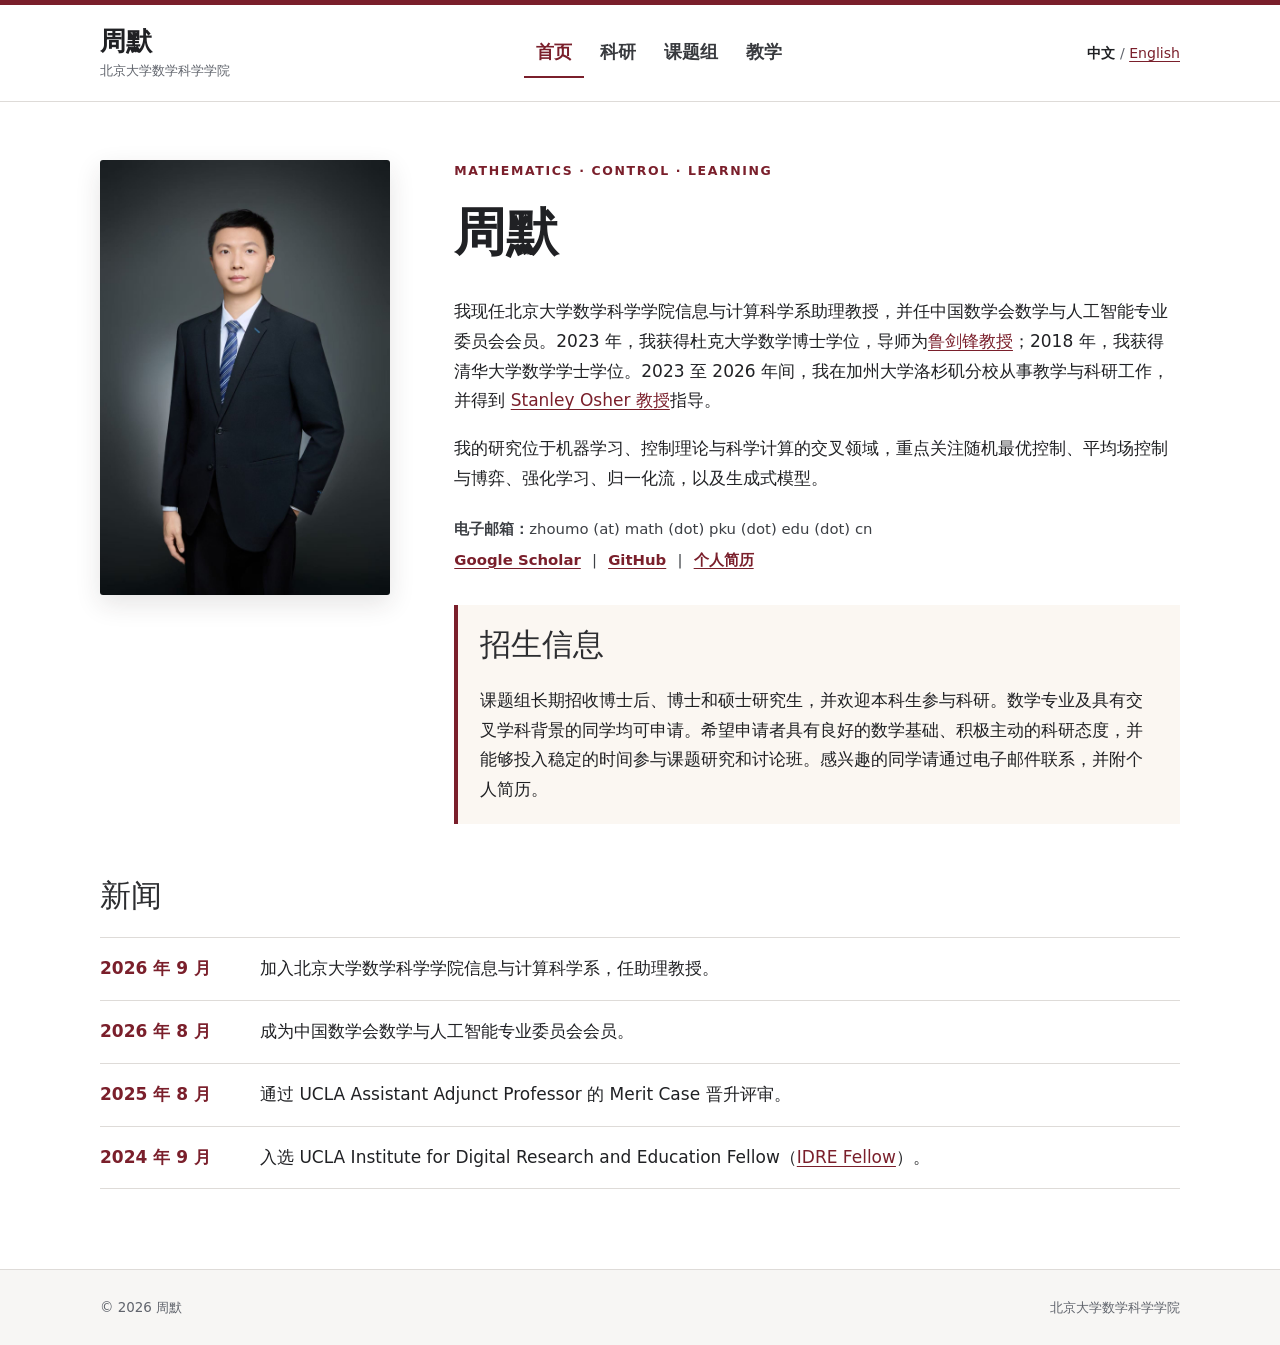
<file: index.html>
<!doctype html>
<html lang="zh-CN">
<head>
  <meta charset="utf-8">
  <meta name="viewport" content="width=device-width, initial-scale=1">
  <meta name="description" content="周默，北京大学数学科学学院。研究方向包括随机最优控制、平均场控制与博弈、强化学习和科学机器学习。">
  <meta property="og:title" content="周默｜北京大学数学科学学院">
  <meta property="og:description" content="周默的学术主页：科研、论文、课题组与教学。">
  <meta property="og:type" content="website">
  <meta property="og:url" content="https://mozhou1995.github.io/">
  <meta property="og:image" content="https://mozhou1995.github.io/assets/images/MoZhou.jpg">
  <link rel="canonical" href="https://mozhou1995.github.io/">
  <link rel="alternate" hreflang="zh-CN" href="https://mozhou1995.github.io/">
  <link rel="alternate" hreflang="en" href="https://mozhou1995.github.io/en/">
  <link rel="alternate" hreflang="x-default" href="https://mozhou1995.github.io/">
  <link rel="stylesheet" href="assets/css/style.css">
  <title>周默｜北京大学数学科学学院</title>
</head>
<body>
  <a class="skip-link" href="#main-content">跳至主要内容</a>
  <header class="site-header">
    <div class="header-inner">
      <a class="identity" href="index.html" aria-label="周默首页">
        <span class="identity-name">周默</span>
        <span class="identity-affiliation">北京大学数学科学学院</span>
      </a>
      <nav class="site-nav" id="main-nav" aria-label="主导航">
        <ul>
          <li><a href="index.html" aria-current="page">首页</a></li>
          <li><a href="research.html">科研</a></li>
          <li><a href="group.html">课题组</a></li>
          <li><a href="teaching.html">教学</a></li>
        </ul>
      </nav>
      <div class="language-switch" aria-label="语言切换"><a href="index.html" aria-current="true">中文</a> / <a href="en/index.html" lang="en">English</a></div>
    </div>
  </header>

  <main class="page-shell" id="main-content">
    <section class="intro-grid" aria-labelledby="intro-title">
      <img class="profile-photo" src="assets/images/MoZhou.jpg" width="1280" height="1920" alt="周默的职业照">
      <div>
        <p class="eyebrow">Mathematics · Control · Learning</p>
        <h1 class="intro-title" id="intro-title">周默</h1>
        <p>我现任北京大学数学科学学院信息与计算科学系助理教授，并任中国数学会数学与人工智能专业委员会会员。2023 年，我获得杜克大学数学博士学位，导师为<a href="https://services.math.duke.edu/~jianfeng/">鲁剑锋教授</a>；2018 年，我获得清华大学数学学士学位。2023 至 2026 年间，我在加州大学洛杉矶分校从事教学与科研工作，并得到 <a href="https://www.math.ucla.edu/~sjo/">Stanley Osher 教授</a>指导。</p>
        <p>我的研究位于机器学习、控制理论与科学计算的交叉领域，重点关注随机最优控制、平均场控制与博弈、强化学习、归一化流，以及生成式模型。</p>
        <div class="contact-block" aria-label="联系方式与专业链接">
          <p class="contact-email"><strong>电子邮箱：</strong>zhoumo (at) math (dot) pku (dot) edu (dot) cn</p>
          <p class="profile-links"><a href="https://scholar.google.com/citations?user=715DOtMAAAAJ&amp;hl=en">Google Scholar</a><span aria-hidden="true">|</span><a href="https://github.com/mozhou1995">GitHub</a><span aria-hidden="true">|</span><a href="assets/files/cv.pdf">个人简历</a></p>
        </div>
        <aside class="notice" aria-labelledby="recruitment-title">
          <h2 id="recruitment-title">招生信息</h2>
          <p>课题组长期招收博士后、博士和硕士研究生，并欢迎本科生参与科研。数学专业及具有交叉学科背景的同学均可申请。希望申请者具有良好的数学基础、积极主动的科研态度，并能够投入稳定的时间参与课题研究和讨论班。感兴趣的同学请通过电子邮件联系，并附个人简历。</p>
        </aside>
      </div>
    </section>

    <section aria-labelledby="news-title">
      <h2 id="news-title">新闻</h2>
      <ul class="news-list">
        <!-- 添加新闻示例：复制一个 news-item，并保持时间倒序排列。
        <li class="news-item"><time datetime="YYYY-MM">YYYY 年 MM 月</time><span>新闻内容。</span></li>
        -->
        <li class="news-item"><time datetime="2026-09">2026 年 9 月</time><span>加入北京大学数学科学学院信息与计算科学系，任助理教授。</span></li>
        <li class="news-item"><time datetime="2026-08">2026 年 8 月</time><span>成为中国数学会数学与人工智能专业委员会会员。</span></li>
        <li class="news-item"><time datetime="2025-08">2025 年 8 月</time><span>通过 UCLA Assistant Adjunct Professor 的 Merit Case 晋升评审。</span></li>
        <li class="news-item"><time datetime="2024-09">2024 年 9 月</time><span>入选 UCLA Institute for Digital Research and Education Fellow（<a href="https://go.pardot.com/webmail/1016392/279384231/4e02dd6f07ee68cfd789fefc4d8b38cea24c09168e39bac3c26cb85649ec49f8%20">IDRE Fellow</a>）。</span></li>
      </ul>
    </section>
  </main>

  <footer class="site-footer"><div class="footer-inner"><p>© <span data-current-year>2026</span> 周默</p><p>北京大学数学科学学院</p></div></footer>
  <script src="assets/js/main.js"></script>
</body>
</html>
</file>
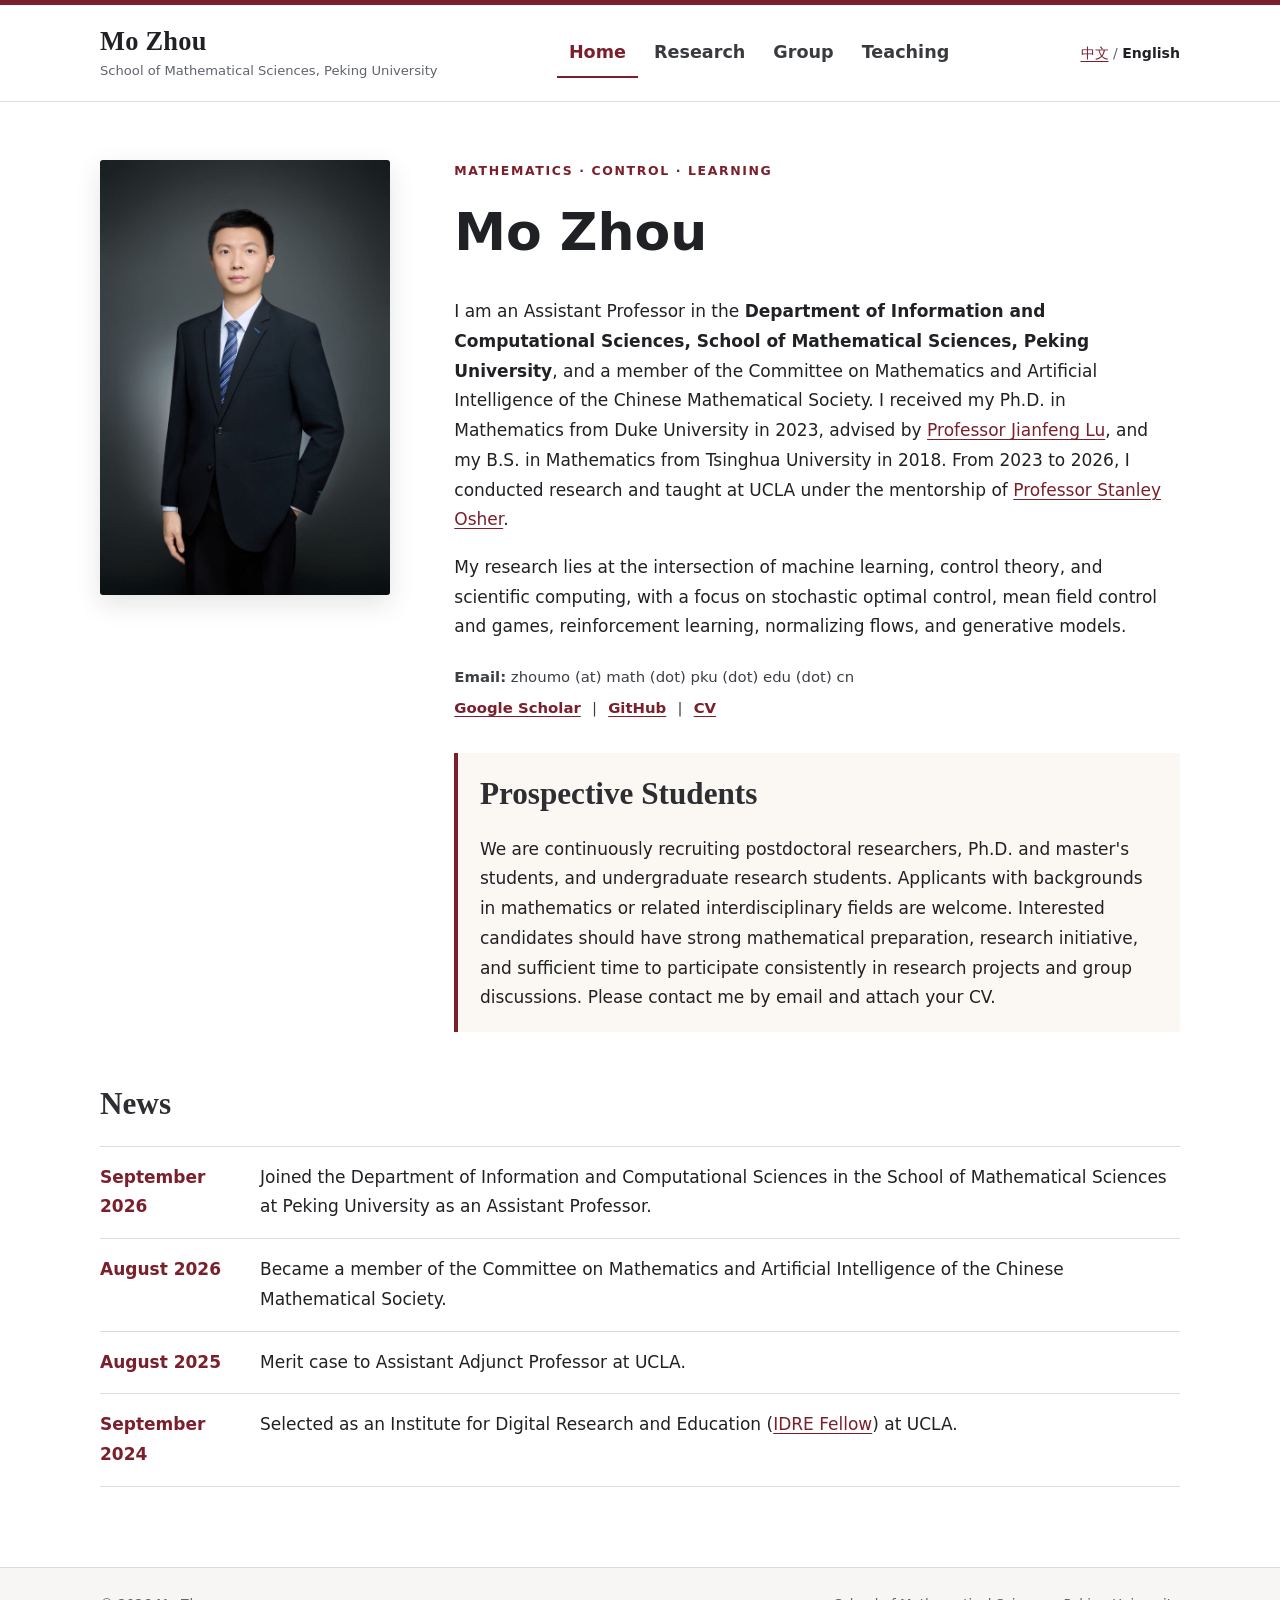
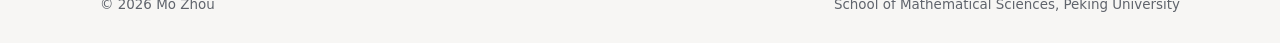
<file: en/index.html>
<!doctype html>
<html lang="en">
<head>
  <meta charset="utf-8">
  <meta name="viewport" content="width=device-width, initial-scale=1">
  <meta name="description" content="Mo Zhou, School of Mathematical Sciences, Peking University. Research in stochastic control, mean field control and games, reinforcement learning, and scientific machine learning.">
  <meta property="og:title" content="Mo Zhou | Peking University">
  <meta property="og:description" content="Academic homepage of Mo Zhou: research, publications, group, and teaching.">
  <meta property="og:type" content="website">
  <meta property="og:url" content="https://mozhou1995.github.io/en/">
  <meta property="og:image" content="https://mozhou1995.github.io/assets/images/MoZhou.jpg">
  <link rel="canonical" href="https://mozhou1995.github.io/en/">
  <link rel="alternate" hreflang="zh-CN" href="https://mozhou1995.github.io/">
  <link rel="alternate" hreflang="en" href="https://mozhou1995.github.io/en/">
  <link rel="alternate" hreflang="x-default" href="https://mozhou1995.github.io/">
  <link rel="stylesheet" href="../assets/css/style.css">
  <title>Mo Zhou | Peking University</title>
</head>
<body>
  <a class="skip-link" href="#main-content">Skip to main content</a>
  <header class="site-header">
    <div class="header-inner">
      <a class="identity" href="index.html" aria-label="Mo Zhou home"><span class="identity-name">Mo Zhou</span><span class="identity-affiliation">School of Mathematical Sciences, Peking University</span></a>
      <nav class="site-nav" id="main-nav" aria-label="Main navigation"><ul><li><a href="index.html" aria-current="page">Home</a></li><li><a href="research.html">Research</a></li><li><a href="group.html">Group</a></li><li><a href="teaching.html">Teaching</a></li></ul></nav>
      <div class="language-switch" aria-label="Language switcher"><a href="../index.html" lang="zh-CN">中文</a> / <a href="index.html" aria-current="true">English</a></div>
    </div>
  </header>

  <main class="page-shell" id="main-content">
    <section class="intro-grid" aria-labelledby="intro-title">
      <img class="profile-photo" src="../assets/images/MoZhou.jpg" width="1280" height="1920" alt="Professional portrait of Mo Zhou">
      <div>
        <p class="eyebrow">Mathematics · Control · Learning</p>
        <h1 class="intro-title" id="intro-title">Mo Zhou</h1>
        <p>I am an Assistant Professor in the <strong>Department of Information and Computational Sciences, School of Mathematical Sciences, Peking University</strong>, and a member of the Committee on Mathematics and Artificial Intelligence of the Chinese Mathematical Society. I received my Ph.D. in Mathematics from Duke University in 2023, advised by <a href="https://services.math.duke.edu/~jianfeng/">Professor Jianfeng Lu</a>, and my B.S. in Mathematics from Tsinghua University in 2018. From 2023 to 2026, I conducted research and taught at UCLA under the mentorship of <a href="https://www.math.ucla.edu/~sjo/">Professor Stanley Osher</a>.</p>
        <p>My research lies at the intersection of machine learning, control theory, and scientific computing, with a focus on stochastic optimal control, mean field control and games, reinforcement learning, normalizing flows, and generative models.</p>
        <div class="contact-block" aria-label="Contact and professional links">
          <p class="contact-email"><strong>Email:</strong> zhoumo (at) math (dot) pku (dot) edu (dot) cn</p>
          <p class="profile-links"><a href="https://scholar.google.com/citations?user=715DOtMAAAAJ&amp;hl=en">Google Scholar</a><span aria-hidden="true">|</span><a href="https://github.com/mozhou1995">GitHub</a><span aria-hidden="true">|</span><a href="../assets/files/cv.pdf">CV</a></p>
        </div>
        <aside class="notice" aria-labelledby="recruitment-title"><h2 id="recruitment-title">Prospective Students</h2><p>We are continuously recruiting postdoctoral researchers, Ph.D. and master's students, and undergraduate research students. Applicants with backgrounds in mathematics or related interdisciplinary fields are welcome. Interested candidates should have strong mathematical preparation, research initiative, and sufficient time to participate consistently in research projects and group discussions. Please contact me by email and attach your CV.</p></aside>
      </div>
    </section>

    <section aria-labelledby="news-title">
      <h2 id="news-title">News</h2>
      <ul class="news-list">
        <!-- Example: copy one news-item and keep entries in reverse chronological order.
        <li class="news-item"><time datetime="YYYY-MM">Month YYYY</time><span>News item.</span></li>
        -->
        <li class="news-item"><time datetime="2026-09">September 2026</time><span>Joined the Department of Information and Computational Sciences in the School of Mathematical Sciences at Peking University as an Assistant Professor.</span></li>
        <li class="news-item"><time datetime="2026-08">August 2026</time><span>Became a member of the Committee on Mathematics and Artificial Intelligence of the Chinese Mathematical Society.</span></li>
        <li class="news-item"><time datetime="2025-08">August 2025</time><span>Merit case to Assistant Adjunct Professor at UCLA.</span></li>
        <li class="news-item"><time datetime="2024-09">September 2024</time><span>Selected as an Institute for Digital Research and Education (<a href="https://go.pardot.com/webmail/1016392/279384231/4e02dd6f07ee68cfd789fefc4d8b38cea24c09168e39bac3c26cb85649ec49f8%20">IDRE Fellow</a>) at UCLA.</span></li>
      </ul>
    </section>
  </main>

  <footer class="site-footer"><div class="footer-inner"><p>© <span data-current-year>2026</span> Mo Zhou</p><p>School of Mathematical Sciences, Peking University</p></div></footer>
  <script src="../assets/js/main.js"></script>
</body>
</html>
</file>
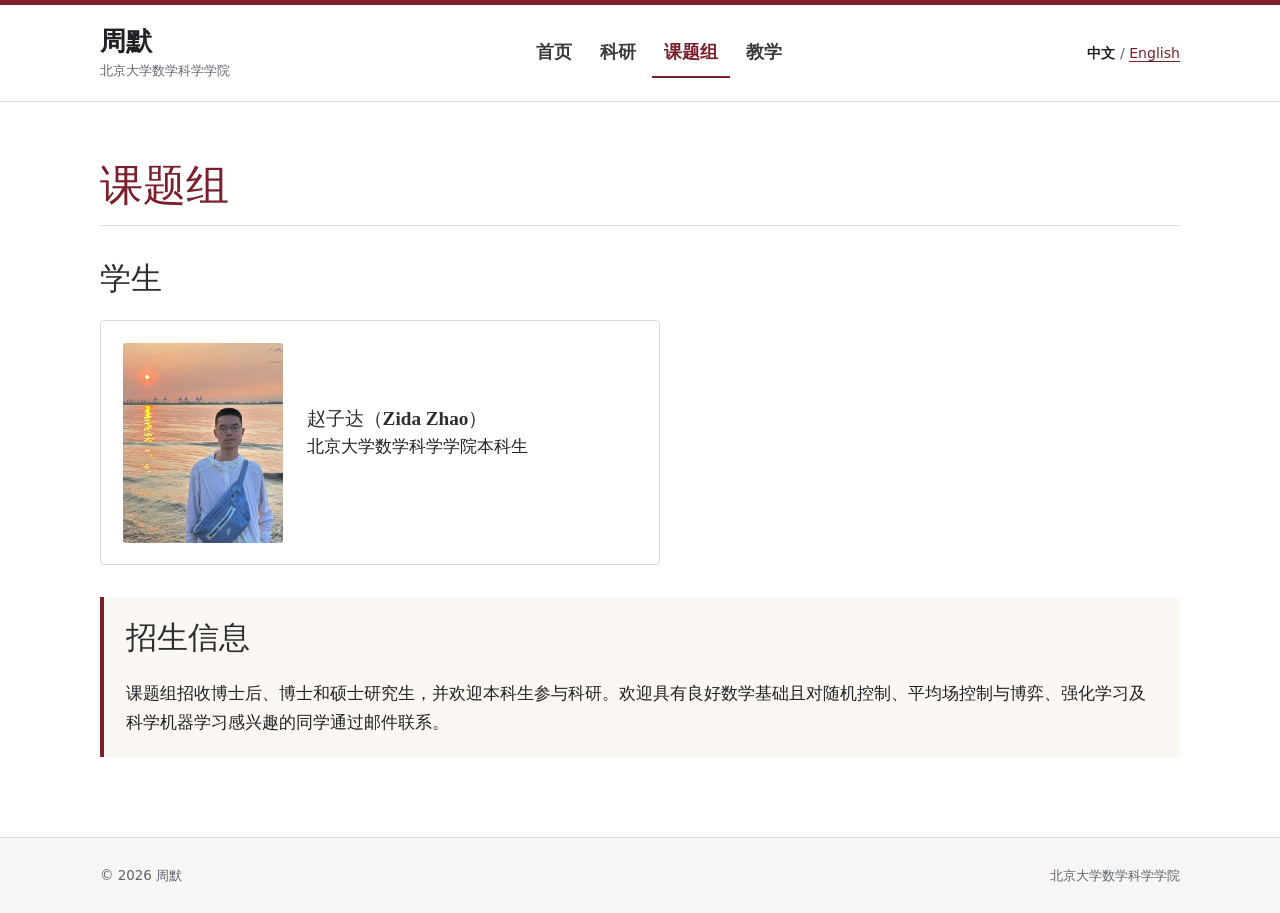
<file: group.html>
<!doctype html>
<html lang="zh-CN">
<head>
  <meta charset="utf-8"><meta name="viewport" content="width=device-width, initial-scale=1">
  <meta name="description" content="周默课题组：随机控制、平均场控制与博弈、强化学习和科学机器学习。">
  <meta property="og:title" content="课题组｜周默"><meta property="og:description" content="课题组研究方向、学生与招生信息。"><meta property="og:type" content="website"><meta property="og:url" content="https://mozhou1995.github.io/group.html">
  <link rel="canonical" href="https://mozhou1995.github.io/group.html">
  <link rel="alternate" hreflang="zh-CN" href="https://mozhou1995.github.io/group.html">
  <link rel="alternate" hreflang="en" href="https://mozhou1995.github.io/en/group.html">
  <link rel="alternate" hreflang="x-default" href="https://mozhou1995.github.io/group.html">
  <link rel="stylesheet" href="assets/css/style.css"><title>课题组｜周默</title>
</head>
<body>
  <a class="skip-link" href="#main-content">跳至主要内容</a>
  <header class="site-header"><div class="header-inner">
    <a class="identity" href="index.html" aria-label="周默首页"><span class="identity-name">周默</span><span class="identity-affiliation">北京大学数学科学学院</span></a>
    <nav class="site-nav" id="main-nav" aria-label="主导航"><ul><li><a href="index.html">首页</a></li><li><a href="research.html">科研</a></li><li><a href="group.html" aria-current="page">课题组</a></li><li><a href="teaching.html">教学</a></li></ul></nav>
    <div class="language-switch" aria-label="语言切换"><a href="group.html" aria-current="true">中文</a> / <a href="en/group.html" lang="en">English</a></div>
  </div></header>
  <main class="page-shell" id="main-content">
    <h1 class="page-heading">课题组</h1>
    <section class="first-section" aria-labelledby="students-title">
      <h2 id="students-title">学生</h2>
      <div class="cards">
        <article class="card student-card">
          <img class="student-photo" src="assets/images/ZidaZhao.png" width="557" height="773" alt="赵子达">
          <div class="student-info"><h3>赵子达（Zida Zhao）</h3><p>北京大学数学科学学院本科生</p></div>
        </article>
      </div>
    </section>

    <aside class="notice" aria-labelledby="prospective-title">
      <h2 id="prospective-title">招生信息</h2>
      <p>课题组招收博士后、博士和硕士研究生，并欢迎本科生参与科研。欢迎具有良好数学基础且对随机控制、平均场控制与博弈、强化学习及科学机器学习感兴趣的同学通过邮件联系。</p>
    </aside>
  </main>
  <footer class="site-footer"><div class="footer-inner"><p>© <span data-current-year>2026</span> 周默</p><p>北京大学数学科学学院</p></div></footer><script src="assets/js/main.js"></script>
</body></html>
</file>
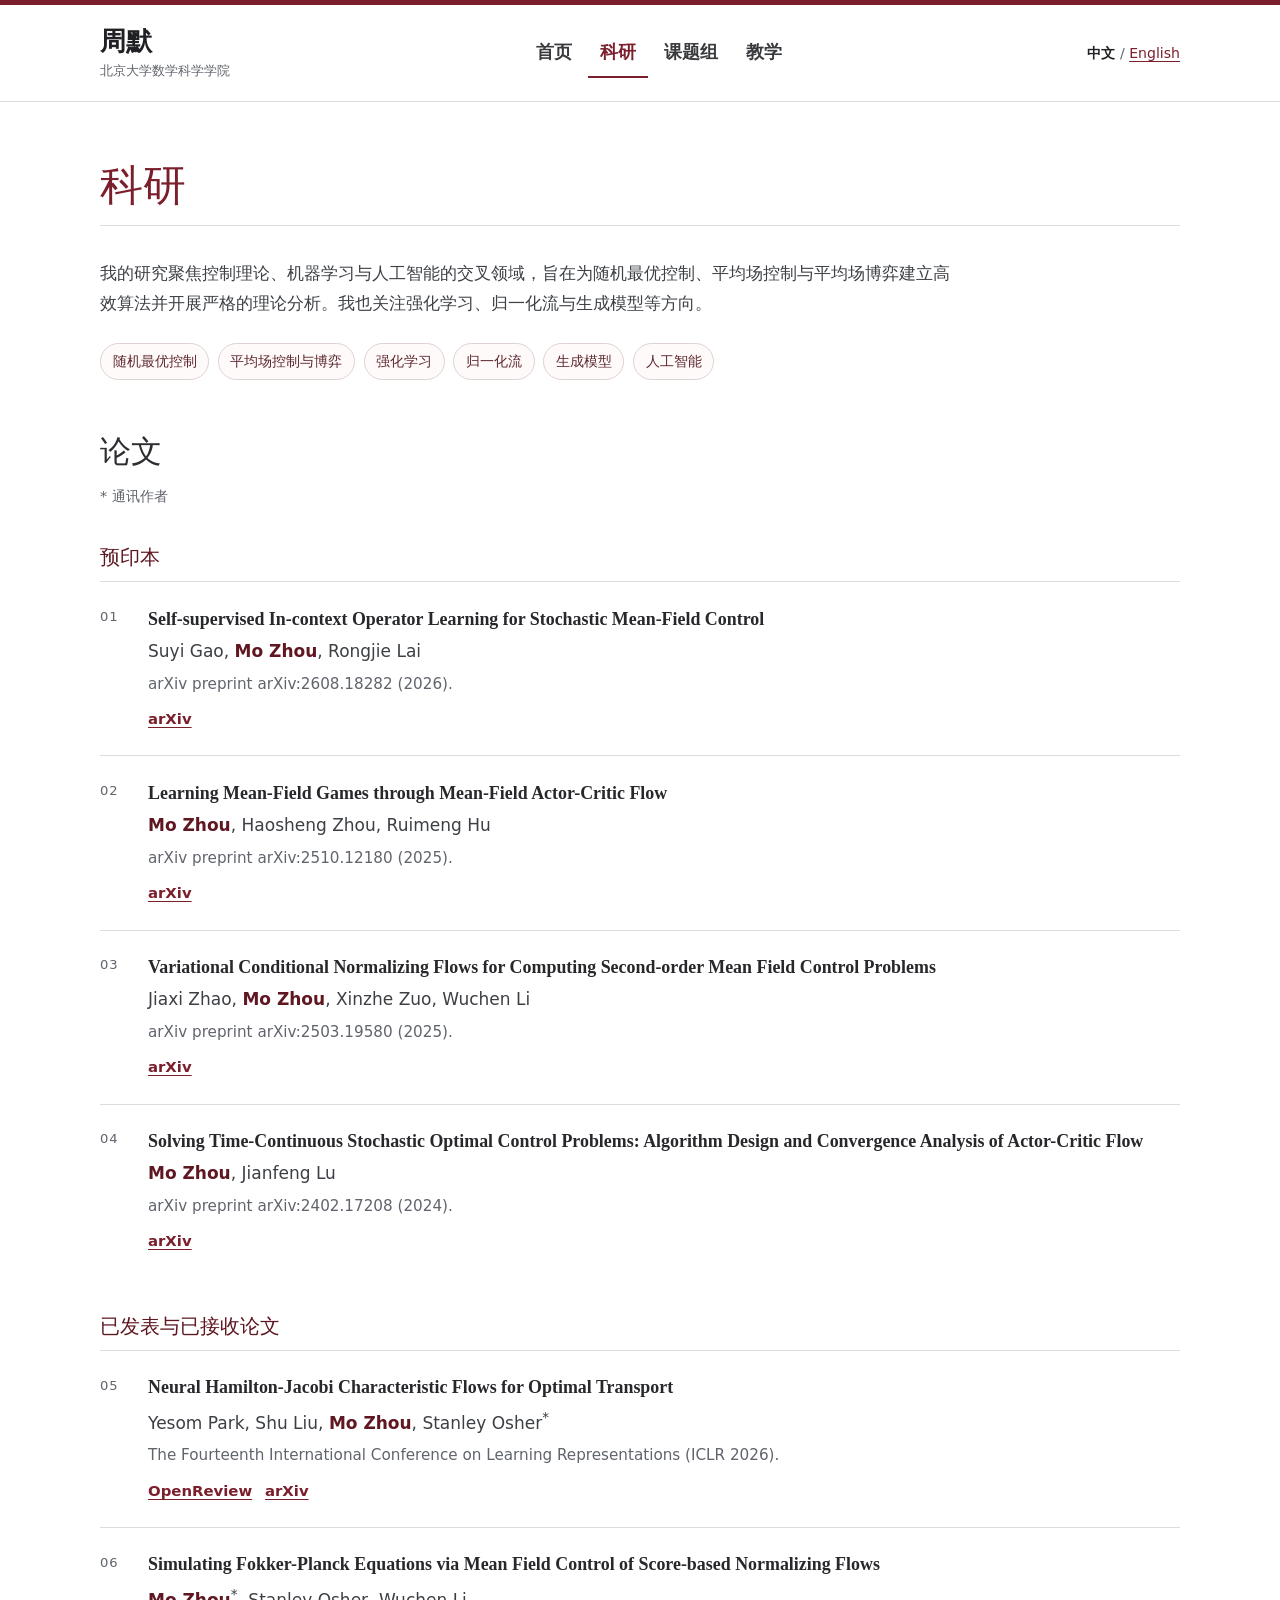
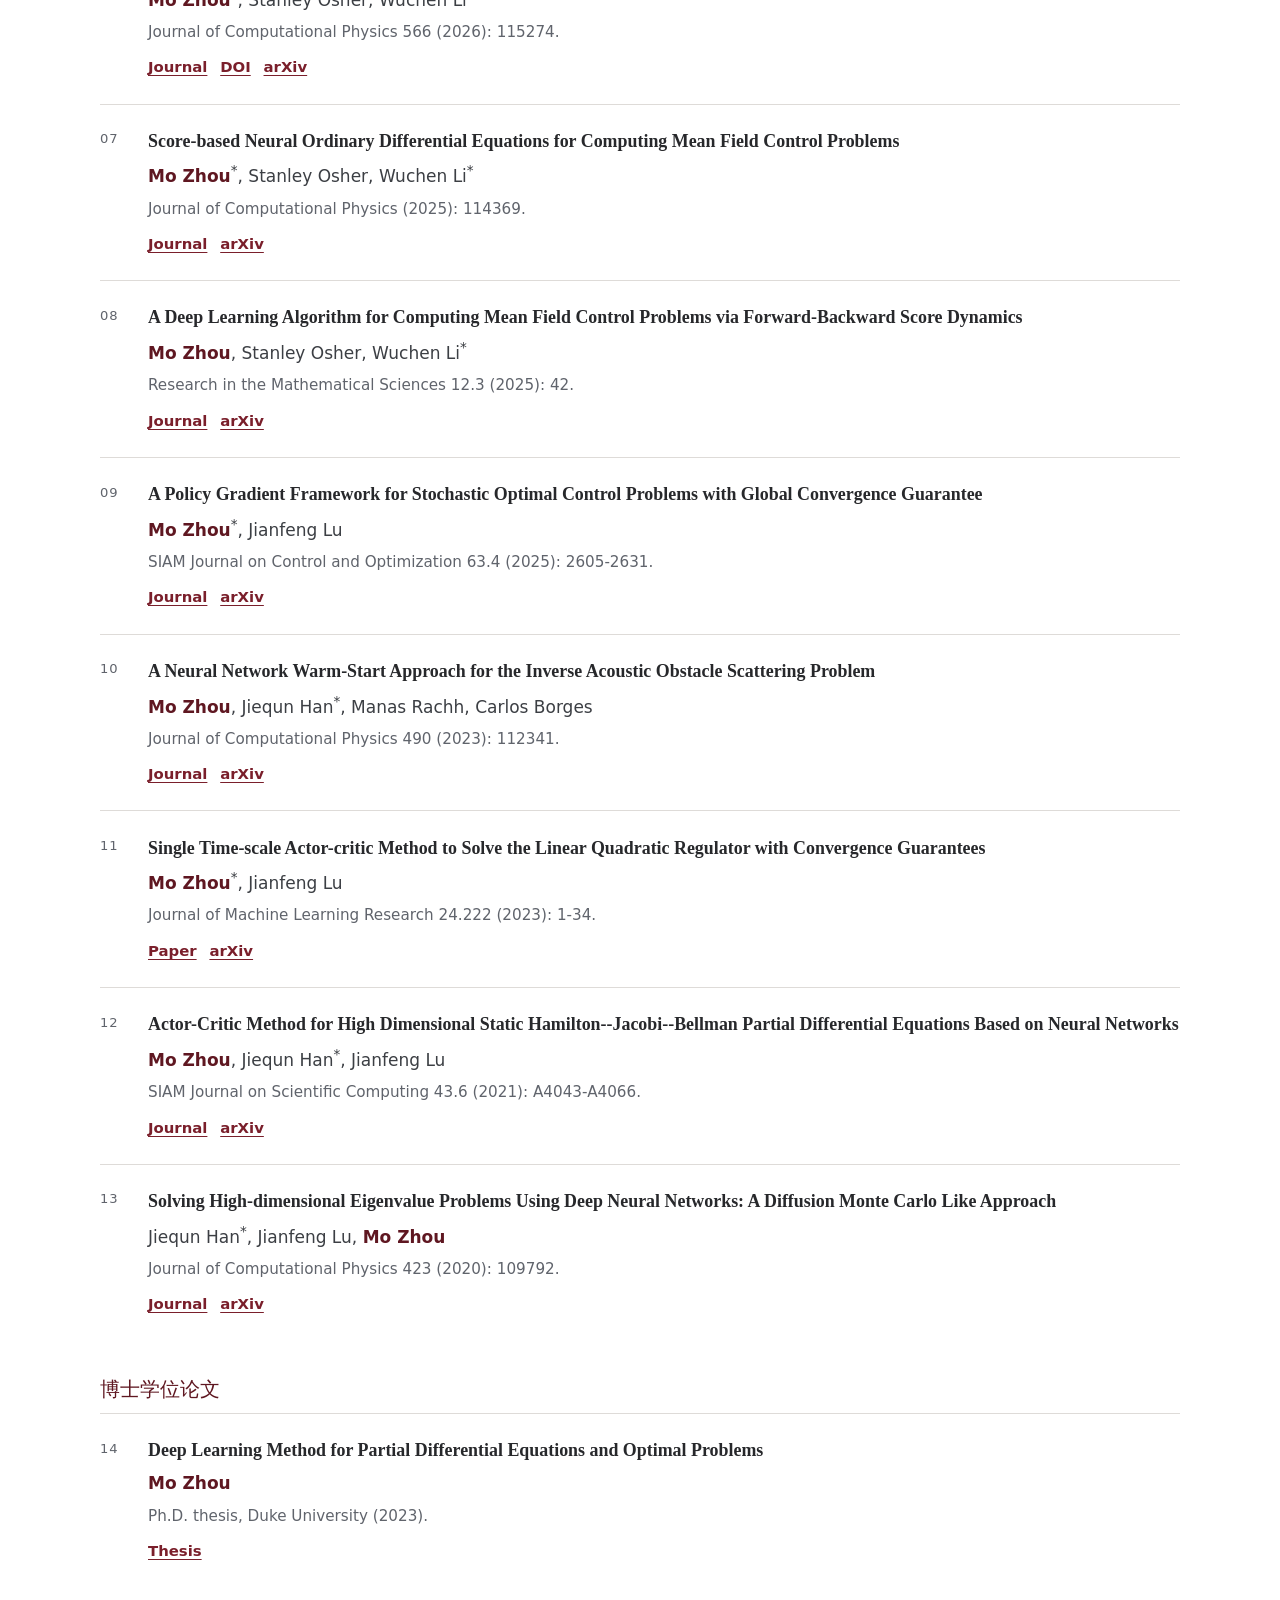
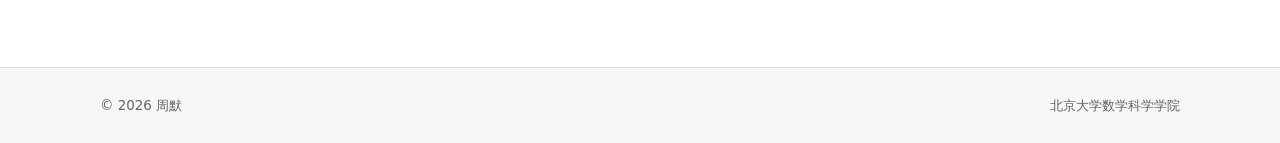
<file: research.html>
<!doctype html>
<html lang="zh-CN">
<head>
  <meta charset="utf-8"><meta name="viewport" content="width=device-width, initial-scale=1">
  <meta name="description" content="周默的研究方向与论文列表：随机控制、平均场控制与博弈、强化学习、科学机器学习与生成建模。">
  <meta property="og:title" content="科研｜周默"><meta property="og:description" content="研究方向与完整论文列表。"><meta property="og:type" content="website"><meta property="og:url" content="https://mozhou1995.github.io/research.html">
  <link rel="canonical" href="https://mozhou1995.github.io/research.html">
  <link rel="alternate" hreflang="zh-CN" href="https://mozhou1995.github.io/research.html">
  <link rel="alternate" hreflang="en" href="https://mozhou1995.github.io/en/research.html">
  <link rel="alternate" hreflang="x-default" href="https://mozhou1995.github.io/research.html">
  <link rel="stylesheet" href="assets/css/style.css"><title>科研｜周默</title>
</head>
<body>
  <a class="skip-link" href="#main-content">跳至主要内容</a>
  <header class="site-header"><div class="header-inner">
    <a class="identity" href="index.html" aria-label="周默首页"><span class="identity-name">周默</span><span class="identity-affiliation">北京大学数学科学学院</span></a>
    <nav class="site-nav" id="main-nav" aria-label="主导航"><ul><li><a href="index.html">首页</a></li><li><a href="research.html" aria-current="page">科研</a></li><li><a href="group.html">课题组</a></li><li><a href="teaching.html">教学</a></li></ul></nav>
    <div class="language-switch" aria-label="语言切换"><a href="research.html" aria-current="true">中文</a> / <a href="en/research.html" lang="en">English</a></div>
  </div></header>

  <main class="page-shell" id="main-content">
    <h1 class="page-heading">科研</h1>
    <p class="lede">我的研究聚焦控制理论、机器学习与人工智能的交叉领域，旨在为随机最优控制、平均场控制与平均场博弈建立高效算法并开展严格的理论分析。我也关注强化学习、归一化流与生成模型等方向。</p>
    <ul class="research-topics" aria-label="研究方向"><li>随机最优控制</li><li>平均场控制与博弈</li><li>强化学习</li><li>归一化流</li><li>生成模型</li><li>人工智能</li></ul>

    <section aria-labelledby="publications-title">
      <h2 id="publications-title">论文</h2>
      <p class="publication-note"><span aria-hidden="true">*</span> 通讯作者</p>
      <div class="publication-groups">
      <h3 class="publication-group-title">预印本</h3>
      <ol class="publication-list">
        <!-- 添加论文：复制一个完整的 publication 列表项，并放入相应类别。 -->
        <li class="publication"><p class="paper-title">Self-supervised In-context Operator Learning for Stochastic Mean-Field Control</p><p class="authors">Suyi Gao, <span class="self-author">Mo Zhou</span>, Rongjie Lai</p><p class="venue">arXiv preprint arXiv:2608.18282 (2026).</p><div class="paper-links"><a href="https://arxiv.org/abs/2608.18282">arXiv</a></div></li>
        <li class="publication"><p class="paper-title">Learning Mean-Field Games through Mean-Field Actor-Critic Flow</p><p class="authors"><span class="self-author">Mo Zhou</span>, Haosheng Zhou, Ruimeng Hu</p><p class="venue">arXiv preprint arXiv:2510.12180 (2025).</p><div class="paper-links"><a href="https://arxiv.org/abs/2510.12180">arXiv</a></div></li>
        <li class="publication"><p class="paper-title">Variational Conditional Normalizing Flows for Computing Second-order Mean Field Control Problems</p><p class="authors">Jiaxi Zhao, <span class="self-author">Mo Zhou</span>, Xinzhe Zuo, Wuchen Li</p><p class="venue">arXiv preprint arXiv:2503.19580 (2025).</p><div class="paper-links"><a href="https://arxiv.org/abs/2503.19580">arXiv</a></div></li>
        <li class="publication"><p class="paper-title">Solving Time-Continuous Stochastic Optimal Control Problems: Algorithm Design and Convergence Analysis of Actor-Critic Flow</p><p class="authors"><span class="self-author">Mo Zhou</span>, Jianfeng Lu</p><p class="venue">arXiv preprint arXiv:2402.17208 (2024).</p><div class="paper-links"><a href="https://arxiv.org/abs/2402.17208">arXiv</a></div></li>
      </ol>

      <h3 class="publication-group-title">已发表与已接收论文</h3>
      <ol class="publication-list">
        <li class="publication"><p class="paper-title">Neural Hamilton-Jacobi Characteristic Flows for Optimal Transport</p><p class="authors">Yesom Park, Shu Liu, <span class="self-author">Mo Zhou</span>, Stanley Osher<span class="corresponding-mark" aria-label="通讯作者">*</span></p><p class="venue">The Fourteenth International Conference on Learning Representations (ICLR 2026).</p><div class="paper-links"><a href="https://openreview.net/forum?id=YbQxus1KEa">OpenReview</a><a href="https://arxiv.org/abs/2510.01153">arXiv</a></div></li>
        <li class="publication"><p class="paper-title">Simulating Fokker-Planck Equations via Mean Field Control of Score-based Normalizing Flows</p><p class="authors"><span class="self-author">Mo Zhou</span><span class="corresponding-mark" aria-label="通讯作者">*</span>, Stanley Osher, Wuchen Li</p><p class="venue">Journal of Computational Physics 566 (2026): 115274.</p><div class="paper-links"><a href="https://www.sciencedirect.com/science/article/pii/S0021999126006236">Journal</a><a href="https://doi.org/10.1016/j.jcp.2026.115274">DOI</a><a href="https://arxiv.org/abs/2506.05723">arXiv</a></div></li>
        <li class="publication"><p class="paper-title">Score-based Neural Ordinary Differential Equations for Computing Mean Field Control Problems</p><p class="authors"><span class="self-author">Mo Zhou</span><span class="corresponding-mark" aria-label="通讯作者">*</span>, Stanley Osher, Wuchen Li<span class="corresponding-mark" aria-label="通讯作者">*</span></p><p class="venue">Journal of Computational Physics (2025): 114369.</p><div class="paper-links"><a href="https://www.sciencedirect.com/science/article/abs/pii/S0021999125006515">Journal</a><a href="https://arxiv.org/abs/2409.16471">arXiv</a></div></li>
        <li class="publication"><p class="paper-title">A Deep Learning Algorithm for Computing Mean Field Control Problems via Forward-Backward Score Dynamics</p><p class="authors"><span class="self-author">Mo Zhou</span>, Stanley Osher, Wuchen Li<span class="corresponding-mark" aria-label="通讯作者">*</span></p><p class="venue">Research in the Mathematical Sciences 12.3 (2025): 42.</p><div class="paper-links"><a href="https://link.springer.com/article/10.1007/s40687-025-00531-9">Journal</a><a href="https://arxiv.org/abs/2401.09547">arXiv</a></div></li>
        <li class="publication"><p class="paper-title">A Policy Gradient Framework for Stochastic Optimal Control Problems with Global Convergence Guarantee</p><p class="authors"><span class="self-author">Mo Zhou</span><span class="corresponding-mark" aria-label="通讯作者">*</span>, Jianfeng Lu</p><p class="venue">SIAM Journal on Control and Optimization 63.4 (2025): 2605-2631.</p><div class="paper-links"><a href="https://epubs.siam.org/doi/abs/10.1137/23M1570739">Journal</a><a href="https://arxiv.org/abs/2302.05816">arXiv</a></div></li>
        <li class="publication"><p class="paper-title">A Neural Network Warm-Start Approach for the Inverse Acoustic Obstacle Scattering Problem</p><p class="authors"><span class="self-author">Mo Zhou</span>, Jiequn Han<span class="corresponding-mark" aria-label="通讯作者">*</span>, Manas Rachh, Carlos Borges</p><p class="venue">Journal of Computational Physics 490 (2023): 112341.</p><div class="paper-links"><a href="https://www.sciencedirect.com/science/article/pii/S0021999123004369">Journal</a><a href="https://arxiv.org/abs/2212.08736">arXiv</a></div></li>
        <li class="publication"><p class="paper-title">Single Time-scale Actor-critic Method to Solve the Linear Quadratic Regulator with Convergence Guarantees</p><p class="authors"><span class="self-author">Mo Zhou</span><span class="corresponding-mark" aria-label="通讯作者">*</span>, Jianfeng Lu</p><p class="venue">Journal of Machine Learning Research 24.222 (2023): 1-34.</p><div class="paper-links"><a href="https://www.jmlr.org/papers/volume24/22-0644/22-0644.pdf">Paper</a><a href="https://arxiv.org/abs/2202.00048">arXiv</a></div></li>
        <li class="publication"><p class="paper-title">Actor-Critic Method for High Dimensional Static Hamilton--Jacobi--Bellman Partial Differential Equations Based on Neural Networks</p><p class="authors"><span class="self-author">Mo Zhou</span>, Jiequn Han<span class="corresponding-mark" aria-label="通讯作者">*</span>, Jianfeng Lu</p><p class="venue">SIAM Journal on Scientific Computing 43.6 (2021): A4043-A4066.</p><div class="paper-links"><a href="https://epubs.siam.org/doi/abs/10.1137/21M1402303">Journal</a><a href="https://arxiv.org/abs/2102.11379">arXiv</a></div></li>
        <li class="publication"><p class="paper-title">Solving High-dimensional Eigenvalue Problems Using Deep Neural Networks: A Diffusion Monte Carlo Like Approach</p><p class="authors">Jiequn Han<span class="corresponding-mark" aria-label="通讯作者">*</span>, Jianfeng Lu, <span class="self-author">Mo Zhou</span></p><p class="venue">Journal of Computational Physics 423 (2020): 109792.</p><div class="paper-links"><a href="https://www.sciencedirect.com/science/article/pii/S0021999120305660">Journal</a><a href="https://arxiv.org/abs/2002.02600">arXiv</a></div></li>
      </ol>

      <h3 class="publication-group-title">博士学位论文</h3>
      <ol class="publication-list">
        <li class="publication"><p class="paper-title">Deep Learning Method for Partial Differential Equations and Optimal Problems</p><p class="authors"><span class="self-author">Mo Zhou</span></p><p class="venue">Ph.D. thesis, Duke University (2023).</p><div class="paper-links"><a href="https://www.proquest.com/openview/080b73d910dfc48e09be2a57d007a572/1?pq-origsite=gscholar&amp;cbl=18750&amp;diss=y">Thesis</a></div></li>
      </ol>
      </div>
    </section>
  </main>
  <footer class="site-footer"><div class="footer-inner"><p>© <span data-current-year>2026</span> 周默</p><p>北京大学数学科学学院</p></div></footer><script src="assets/js/main.js"></script>
</body></html>
</file>
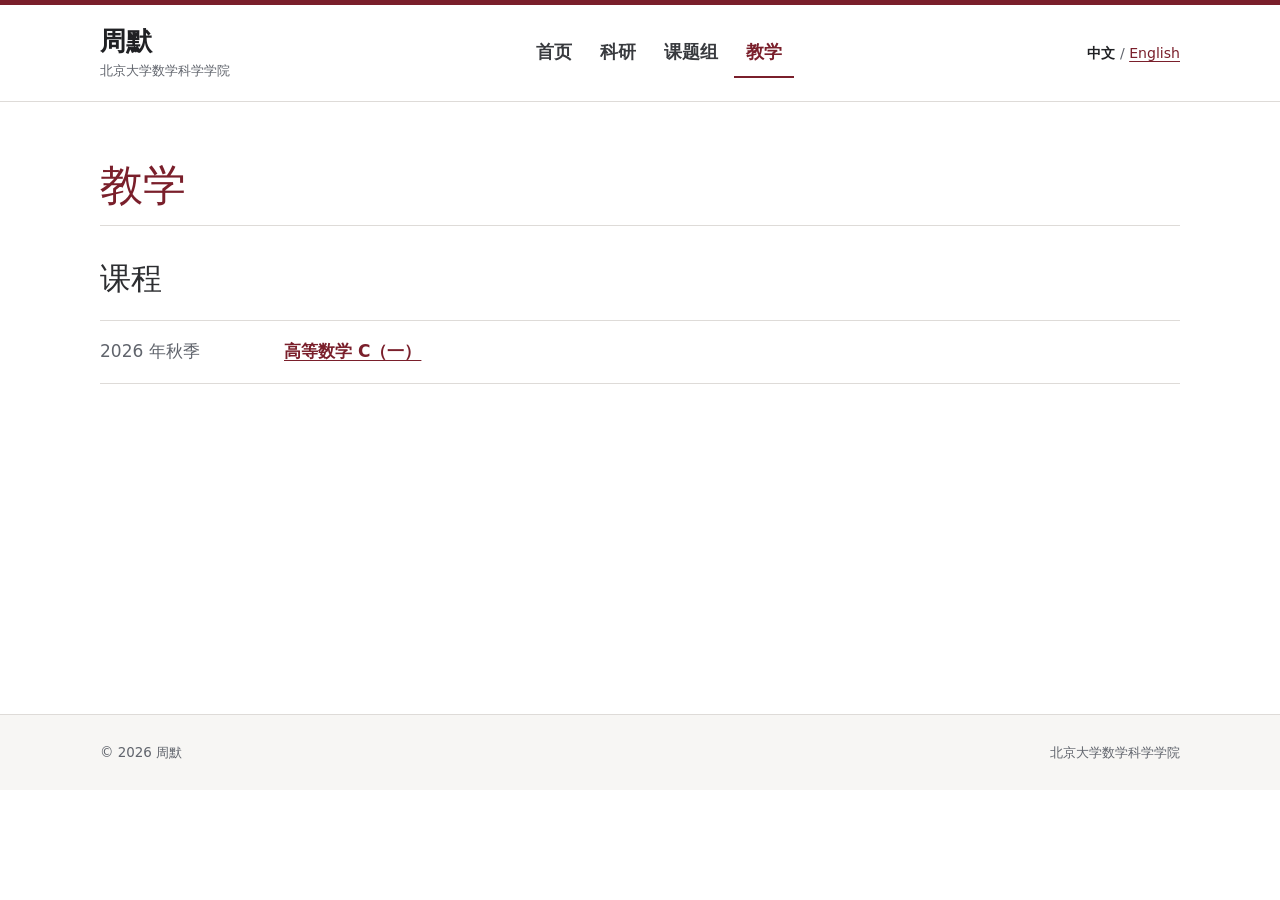
<file: teaching.html>
<!doctype html>
<html lang="zh-CN">
<head>
  <meta charset="utf-8"><meta name="viewport" content="width=device-width, initial-scale=1">
  <meta name="description" content="周默的教学信息与当前课程。">
  <meta property="og:title" content="教学｜周默"><meta property="og:description" content="当前课程索引。"><meta property="og:type" content="website"><meta property="og:url" content="https://mozhou1995.github.io/teaching.html">
  <link rel="canonical" href="https://mozhou1995.github.io/teaching.html">
  <link rel="alternate" hreflang="zh-CN" href="https://mozhou1995.github.io/teaching.html">
  <link rel="alternate" hreflang="en" href="https://mozhou1995.github.io/en/teaching.html">
  <link rel="alternate" hreflang="x-default" href="https://mozhou1995.github.io/teaching.html">
  <link rel="stylesheet" href="assets/css/style.css"><title>教学｜周默</title>
</head>
<body>
  <a class="skip-link" href="#main-content">跳至主要内容</a>
  <header class="site-header"><div class="header-inner">
    <a class="identity" href="index.html" aria-label="周默首页"><span class="identity-name">周默</span><span class="identity-affiliation">北京大学数学科学学院</span></a>
    <nav class="site-nav" id="main-nav" aria-label="主导航"><ul><li><a href="index.html">首页</a></li><li><a href="research.html">科研</a></li><li><a href="group.html">课题组</a></li><li><a href="teaching.html" aria-current="page">教学</a></li></ul></nav>
    <div class="language-switch" aria-label="语言切换"><a href="teaching.html" aria-current="true">中文</a> / <a href="en/teaching.html" lang="en">English</a></div>
  </div></header>
  <main class="page-shell" id="main-content">
    <h1 class="page-heading">教学</h1>
    <section class="first-section" aria-labelledby="course-index-title">
      <h2 id="course-index-title">课程</h2>
      <ul class="course-list">
        <!-- 添加课程：复制一个 course-row，并更新学期、名称和链接。 -->
        <li class="course-row"><span class="course-term">2026 年秋季</span><a href="courses/calculus-c-fall-2026.html">高等数学 C（一）</a></li>
      </ul>
    </section>
  </main>
  <footer class="site-footer"><div class="footer-inner"><p>© <span data-current-year>2026</span> 周默</p><p>北京大学数学科学学院</p></div></footer><script src="assets/js/main.js"></script>
</body></html>
</file>
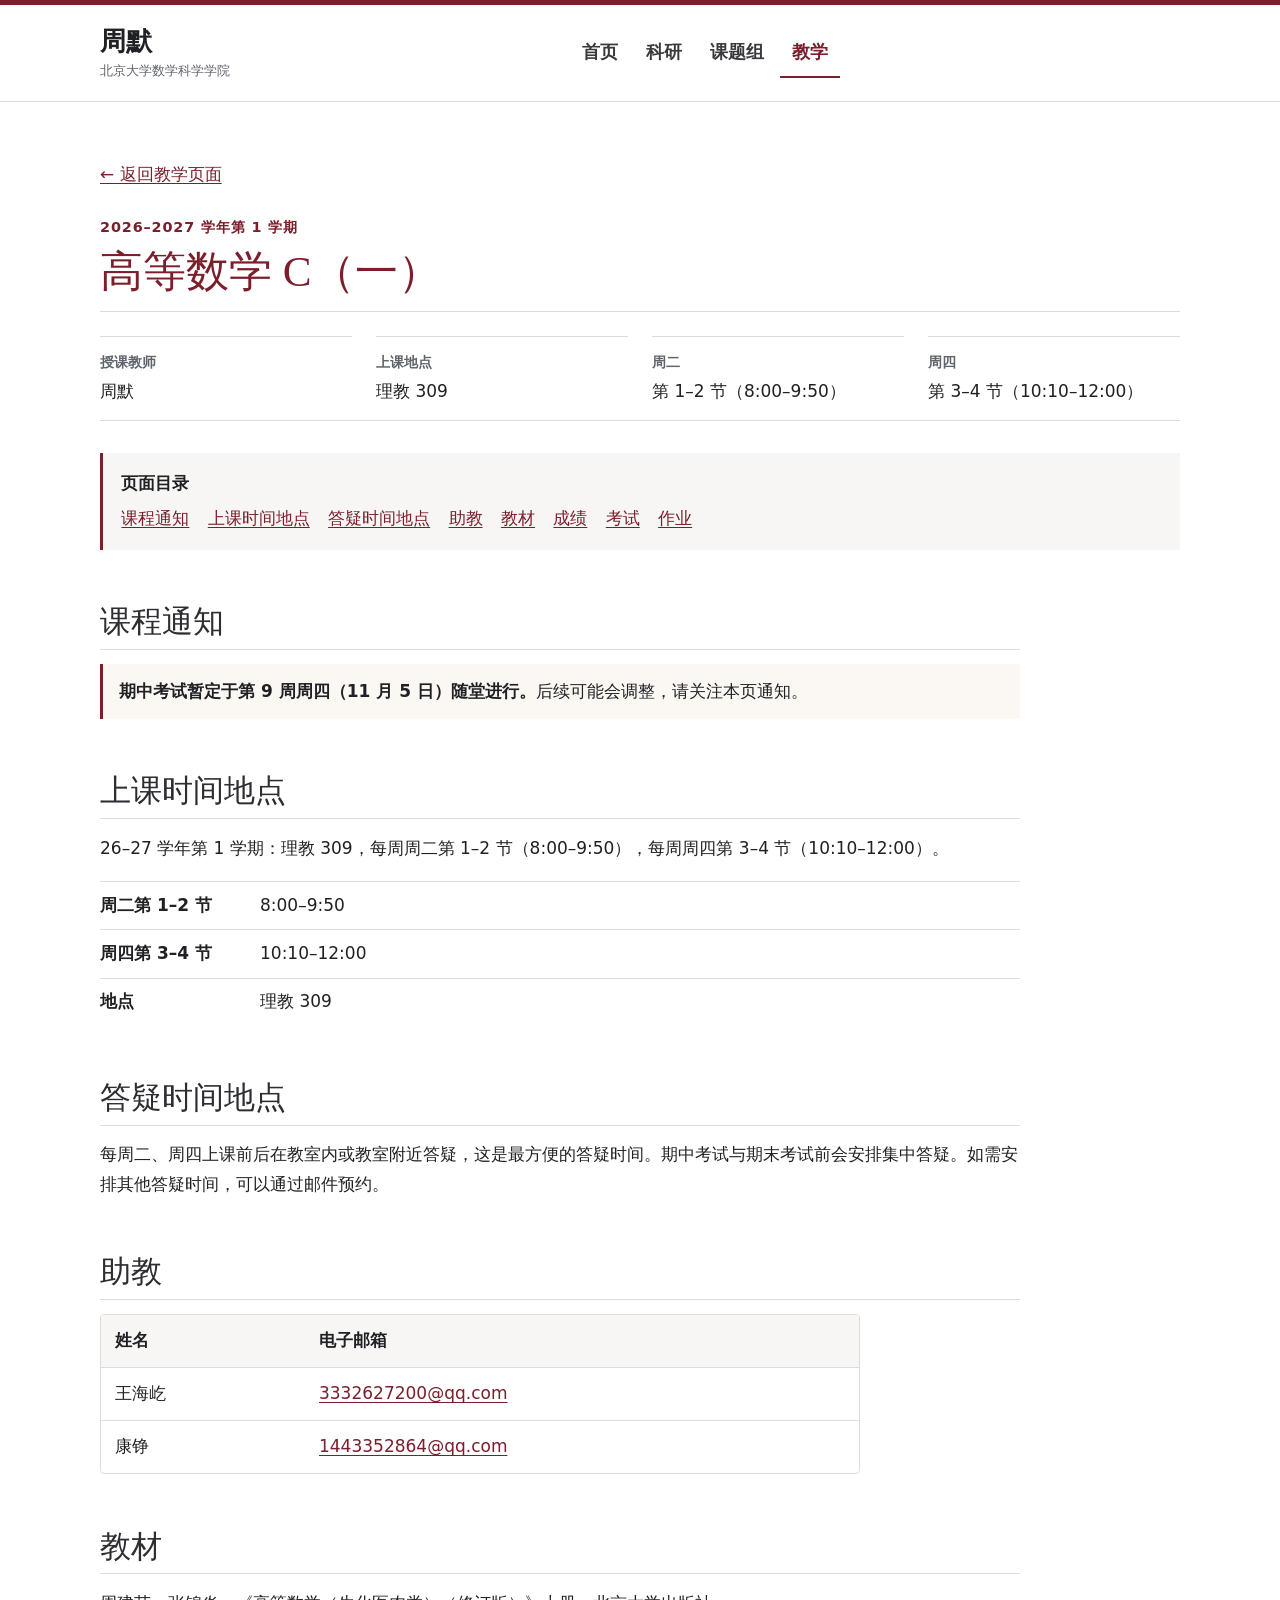
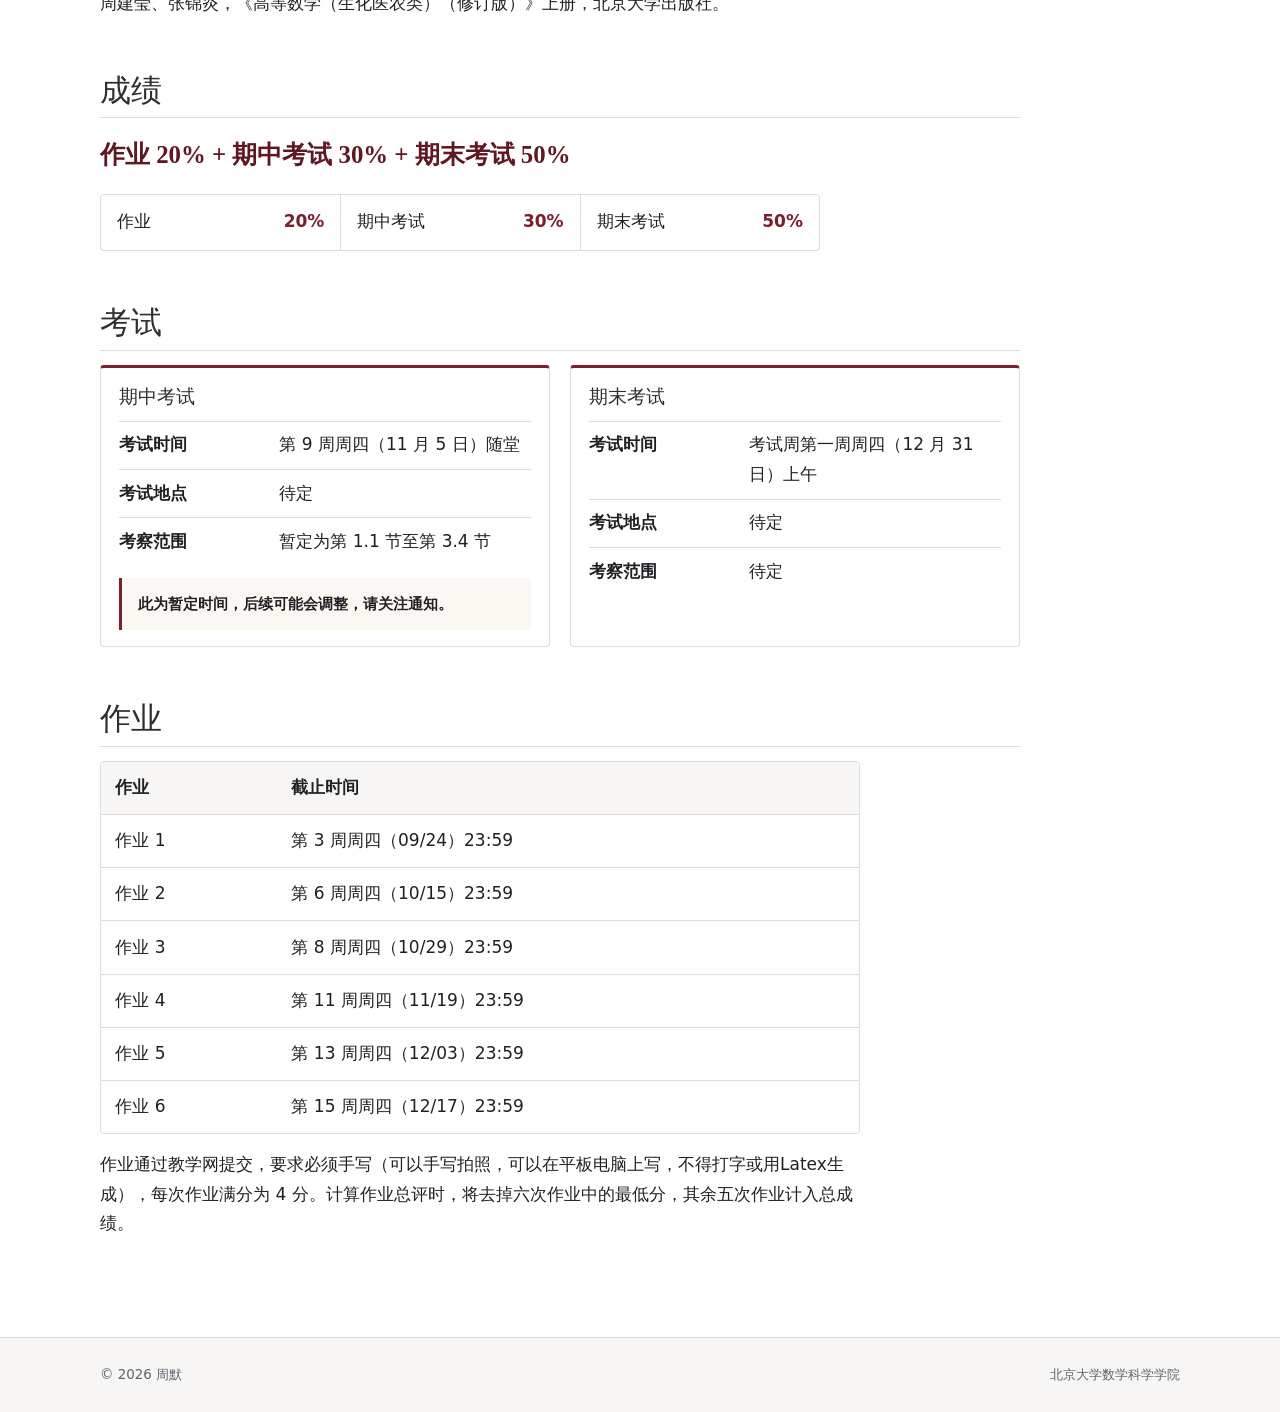
<file: courses/calculus-c-fall-2026.html>
<!doctype html>
<html lang="zh-CN">
<head>
  <meta charset="utf-8">
  <meta name="viewport" content="width=device-width, initial-scale=1">
  <meta name="description" content="北京大学 2026–2027 学年第 1 学期高等数学 C（一）课程主页。">
  <meta property="og:title" content="高等数学 C（一）｜周默">
  <meta property="og:description" content="课程通知、上课安排、答疑、助教、教材、成绩、考试与作业。">
  <meta property="og:type" content="website">
  <meta property="og:url" content="https://mozhou1995.github.io/courses/calculus-c-fall-2026.html">
  <link rel="canonical" href="https://mozhou1995.github.io/courses/calculus-c-fall-2026.html">
  <link rel="alternate" hreflang="zh-CN" href="https://mozhou1995.github.io/courses/calculus-c-fall-2026.html">
  <link rel="alternate" hreflang="x-default" href="https://mozhou1995.github.io/courses/calculus-c-fall-2026.html">
  <link rel="stylesheet" href="../assets/css/style.css">
  <title>高等数学 C（一）｜周默</title>
</head>
<body>
  <a class="skip-link" href="#main-content">跳至主要内容</a>
  <header class="site-header"><div class="header-inner">
    <a class="identity" href="../index.html" aria-label="周默首页"><span class="identity-name">周默</span><span class="identity-affiliation">北京大学数学科学学院</span></a>
    <nav class="site-nav" id="main-nav" aria-label="主导航"><ul><li><a href="../index.html">首页</a></li><li><a href="../research.html">科研</a></li><li><a href="../group.html">课题组</a></li><li><a href="../teaching.html" aria-current="page">教学</a></li></ul></nav>
  </div></header>
  <main class="page-shell course-page" id="main-content">
    <p class="back-link"><a href="../teaching.html">← 返回教学页面</a></p>
    <p class="course-semester">2026–2027 学年第 1 学期</p>
    <h1 class="page-heading">高等数学 C（一）</h1>

    <dl class="course-overview" aria-label="课程基本信息">
      <div><dt>授课教师</dt><dd>周默</dd></div>
      <div><dt>上课地点</dt><dd>理教 309</dd></div>
      <div><dt>周二</dt><dd>第 1–2 节（8:00–9:50）</dd></div>
      <div><dt>周四</dt><dd>第 3–4 节（10:10–12:00）</dd></div>
    </dl>

    <nav class="course-toc" aria-label="课程页面目录">
      <p>页面目录</p>
      <ul>
        <li><a href="#notices">课程通知</a></li>
        <li><a href="#schedule">上课时间地点</a></li>
        <li><a href="#office-hours">答疑时间地点</a></li>
        <li><a href="#teaching-assistants">助教</a></li>
        <li><a href="#textbook">教材</a></li>
        <li><a href="#grading">成绩</a></li>
        <li><a href="#examinations">考试</a></li>
        <li><a href="#homework">作业</a></li>
      </ul>
    </nav>

    <section class="course-section" id="notices" aria-labelledby="notices-title">
      <h2 id="notices-title">课程通知</h2>
      <div class="course-alert"><strong>期中考试暂定于第 9 周周四（11 月 5 日）随堂进行。</strong>后续可能会调整，请关注本页通知。</div>
    </section>

    <section class="course-section" id="schedule" aria-labelledby="schedule-title">
      <h2 id="schedule-title">上课时间地点</h2>
      <p>26–27 学年第 1 学期：理教 309，每周周二第 1–2 节（8:00–9:50），每周周四第 3–4 节（10:10–12:00）。</p>
      <dl class="course-detail-list">
        <div><dt>周二第 1–2 节</dt><dd>8:00–9:50</dd></div>
        <div><dt>周四第 3–4 节</dt><dd>10:10–12:00</dd></div>
        <div><dt>地点</dt><dd>理教 309</dd></div>
      </dl>
    </section>

    <section class="course-section" id="office-hours" aria-labelledby="office-hours-title">
      <h2 id="office-hours-title">答疑时间地点</h2>
      <p>每周二、周四上课前后在教室内或教室附近答疑，这是最方便的答疑时间。期中考试与期末考试前会安排集中答疑。如需安排其他答疑时间，可以通过邮件预约</a>。</p>
    </section>

    <section class="course-section" id="teaching-assistants" aria-labelledby="teaching-assistants-title">
      <h2 id="teaching-assistants-title">助教</h2>
      <div class="course-table-wrap">
        <table class="course-table">
          <thead><tr><th scope="col">姓名</th><th scope="col">电子邮箱</th></tr></thead>
          <tbody>
            <tr><td>王海屹</td><td><a class="email-link" href="mailto:3332627200@qq.com">3332627200@qq.com</a></td></tr>
            <tr><td>康铮</td><td><a class="email-link" href="mailto:1443352864@qq.com">1443352864@qq.com</a></td></tr>
          </tbody>
        </table>
      </div>
    </section>

    <section class="course-section" id="textbook" aria-labelledby="textbook-title">
      <h2 id="textbook-title">教材</h2>
      <p>周建莹、张锦炎，《高等数学（生化医农类）（修订版）》上册，北京大学出版社。</p>
    </section>

    <section class="course-section" id="grading" aria-labelledby="grading-title">
      <h2 id="grading-title">成绩</h2>
      <p class="grading-formula">作业 20% + 期中考试 30% + 期末考试 50%</p>
      <div class="assessment-summary" role="list" aria-label="成绩构成">
        <div role="listitem"><span>作业</span><strong>20%</strong></div>
        <div role="listitem"><span>期中考试</span><strong>30%</strong></div>
        <div role="listitem"><span>期末考试</span><strong>50%</strong></div>
      </div>
    </section>

    <section class="course-section" id="examinations" aria-labelledby="examinations-title">
      <h2 id="examinations-title">考试</h2>
      <div class="exam-grid">
        <article class="exam-panel">
          <h3>期中考试</h3>
          <dl class="exam-details">
            <div><dt>考试时间</dt><dd>第 9 周周四（<time datetime="2026-11-05">11 月 5 日</time>）随堂</dd></div>
            <div><dt>考试地点</dt><dd>待定</dd></div>
            <div><dt>考察范围</dt><dd>暂定为第 1.1 节至第 3.4 节</dd></div>
          </dl>
          <p class="course-alert"><strong>此为暂定时间，后续可能会调整，请关注通知。</strong></p>
        </article>
        <article class="exam-panel">
          <h3>期末考试</h3>
          <dl class="exam-details">
            <div><dt>考试时间</dt><dd>考试周第一周周四（<time datetime="2026-12-31">12 月 31 日</time>）上午</dd></div>
            <div><dt>考试地点</dt><dd>待定</dd></div>
            <div><dt>考察范围</dt><dd>待定</dd></div>
          </dl>
        </article>
      </div>
    </section>

    <section class="course-section" id="homework" aria-labelledby="homework-title">
      <h2 id="homework-title">作业</h2>
      <div class="course-table-wrap">
        <table class="course-table homework-table">
          <thead><tr><th scope="col">作业</th><th scope="col">截止时间</th></tr></thead>
          <tbody>
            <tr><td>作业 1</td><td>第 3 周周四（<time datetime="2026-09-24">09/24</time>）23:59</td></tr>
            <tr><td>作业 2</td><td>第 6 周周四（<time datetime="2026-10-15">10/15</time>）23:59</td></tr>
            <tr><td>作业 3</td><td>第 8 周周四（<time datetime="2026-10-29">10/29</time>）23:59</td></tr>
            <tr><td>作业 4</td><td>第 11 周周四（<time datetime="2026-11-19">11/19</time>）23:59</td></tr>
            <tr><td>作业 5</td><td>第 13 周周四（<time datetime="2026-12-03">12/03</time>）23:59</td></tr>
            <tr><td>作业 6</td><td>第 15 周周四（<time datetime="2026-12-17">12/17</time>）23:59</td></tr>
          </tbody>
        </table>
      </div>
      <p class="homework-policy">作业通过教学网提交，要求必须手写（可以手写拍照，可以在平板电脑上写，不得打字或用Latex生成），每次作业满分为 4 分。计算作业总评时，将去掉六次作业中的最低分，其余五次作业计入总成绩。</p>
    </section>
  </main>
  <footer class="site-footer"><div class="footer-inner"><p>© <span data-current-year>2026</span> 周默</p><p>北京大学数学科学学院</p></div></footer>
  <script src="../assets/js/main.js"></script>
</body>
</html>
</file>
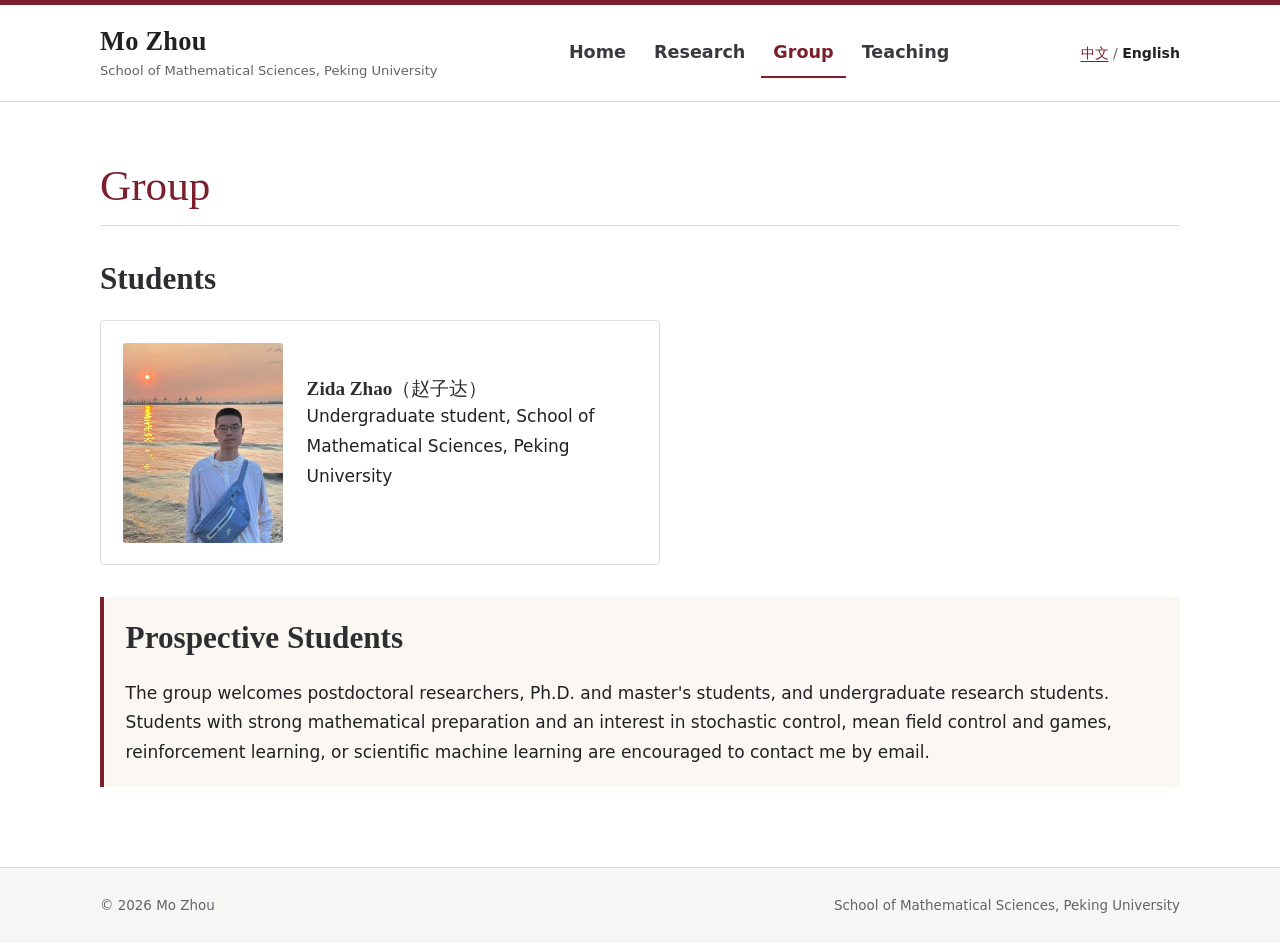
<file: en/group.html>
<!doctype html>
<html lang="en">
<head>
  <meta charset="utf-8"><meta name="viewport" content="width=device-width, initial-scale=1">
  <meta name="description" content="Mo Zhou's research group in stochastic control, mean field control and games, reinforcement learning, and scientific machine learning.">
  <meta property="og:title" content="Group | Mo Zhou"><meta property="og:description" content="Research themes, students, and prospective-student information."><meta property="og:type" content="website"><meta property="og:url" content="https://mozhou1995.github.io/en/group.html">
  <link rel="canonical" href="https://mozhou1995.github.io/en/group.html">
  <link rel="alternate" hreflang="zh-CN" href="https://mozhou1995.github.io/group.html">
  <link rel="alternate" hreflang="en" href="https://mozhou1995.github.io/en/group.html">
  <link rel="alternate" hreflang="x-default" href="https://mozhou1995.github.io/group.html">
  <link rel="stylesheet" href="../assets/css/style.css"><title>Group | Mo Zhou</title>
</head>
<body>
  <a class="skip-link" href="#main-content">Skip to main content</a>
  <header class="site-header"><div class="header-inner">
    <a class="identity" href="index.html" aria-label="Mo Zhou home"><span class="identity-name">Mo Zhou</span><span class="identity-affiliation">School of Mathematical Sciences, Peking University</span></a>
    <nav class="site-nav" id="main-nav" aria-label="Main navigation"><ul><li><a href="index.html">Home</a></li><li><a href="research.html">Research</a></li><li><a href="group.html" aria-current="page">Group</a></li><li><a href="teaching.html">Teaching</a></li></ul></nav>
    <div class="language-switch" aria-label="Language switcher"><a href="../group.html" lang="zh-CN">中文</a> / <a href="group.html" aria-current="true">English</a></div>
  </div></header>
  <main class="page-shell" id="main-content">
    <h1 class="page-heading">Group</h1>
    <section class="first-section" aria-labelledby="students-title">
      <h2 id="students-title">Students</h2>
      <div class="cards">
        <article class="card student-card">
          <img class="student-photo" src="../assets/images/ZidaZhao.png" width="557" height="773" alt="Zida Zhao">
          <div class="student-info"><h3>Zida Zhao（赵子达）</h3><p>Undergraduate student, School of Mathematical Sciences, Peking University</p></div>
        </article>
      </div>
    </section>

    <aside class="notice" aria-labelledby="prospective-title"><h2 id="prospective-title">Prospective Students</h2><p>The group welcomes postdoctoral researchers, Ph.D. and master's students, and undergraduate research students. Students with strong mathematical preparation and an interest in stochastic control, mean field control and games, reinforcement learning, or scientific machine learning are encouraged to contact me by email.</p></aside>
  </main>
  <footer class="site-footer"><div class="footer-inner"><p>© <span data-current-year>2026</span> Mo Zhou</p><p>School of Mathematical Sciences, Peking University</p></div></footer><script src="../assets/js/main.js"></script>
</body></html>
</file>
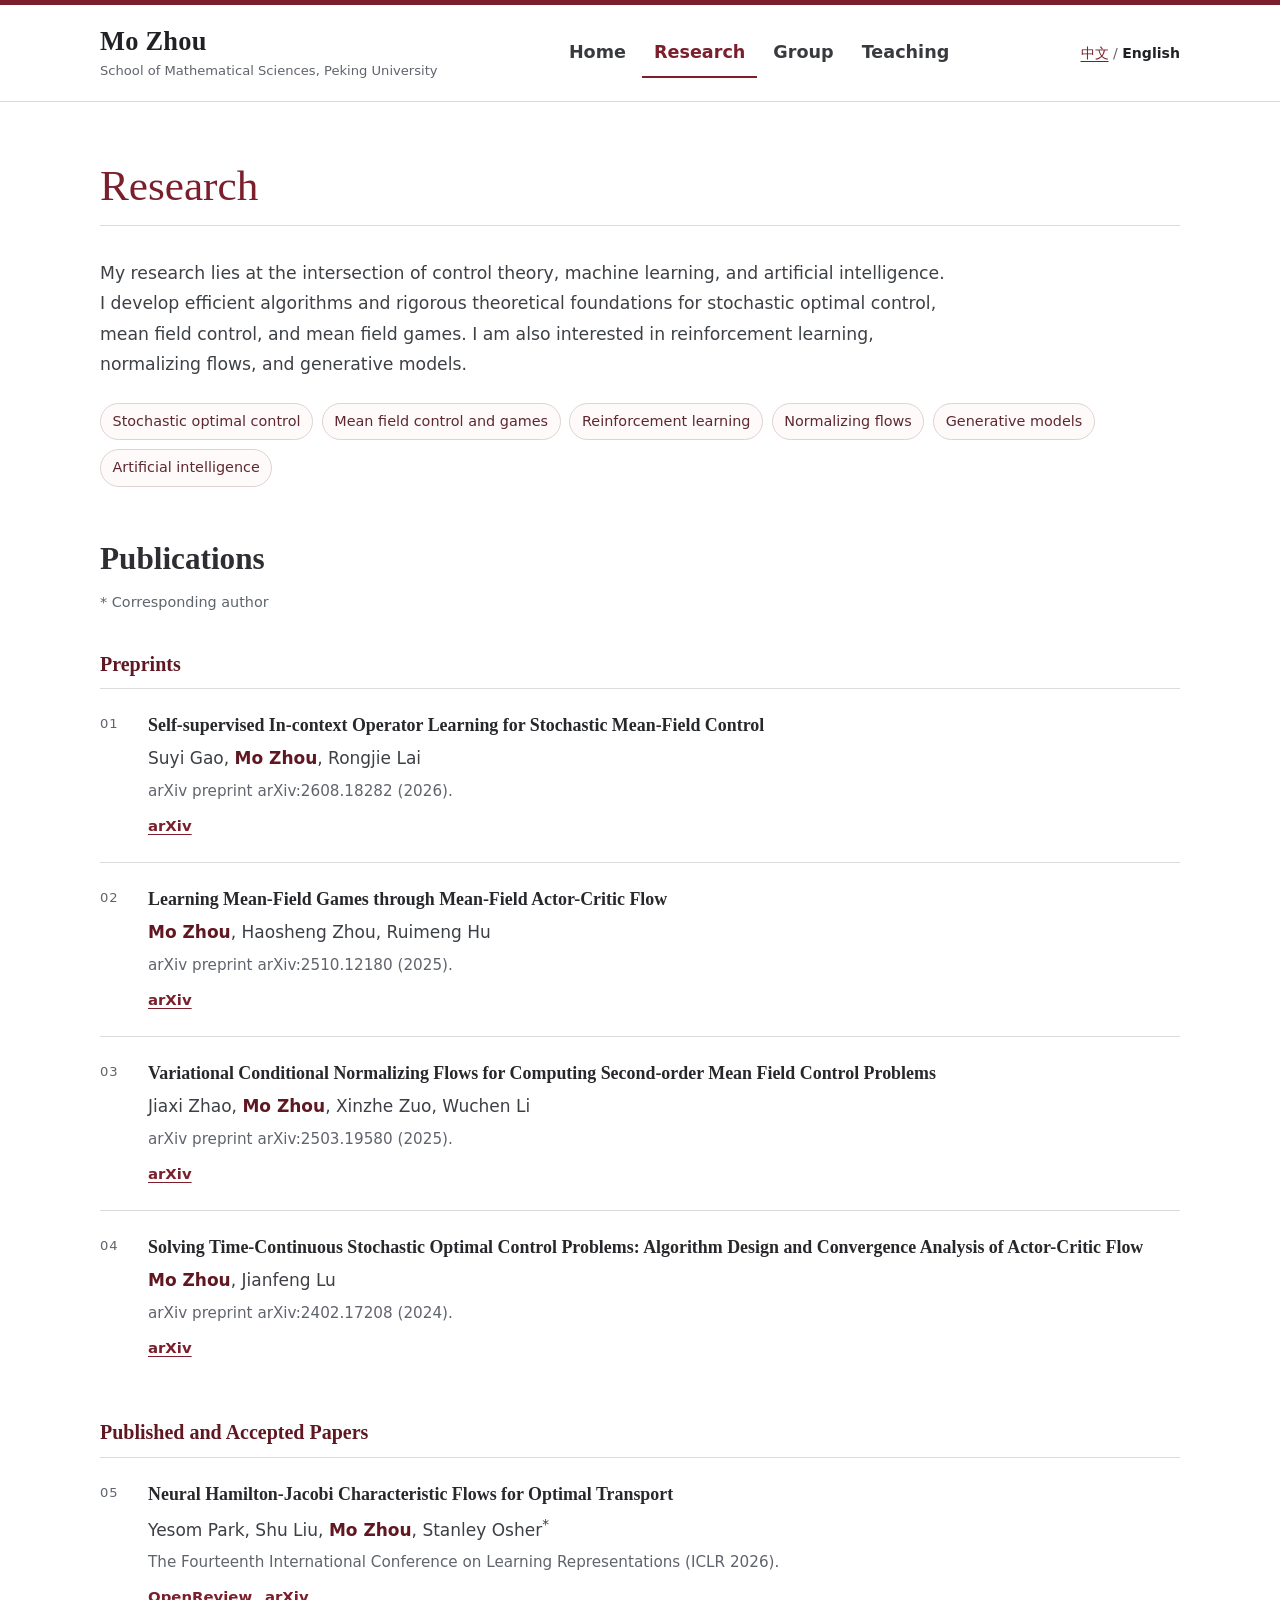
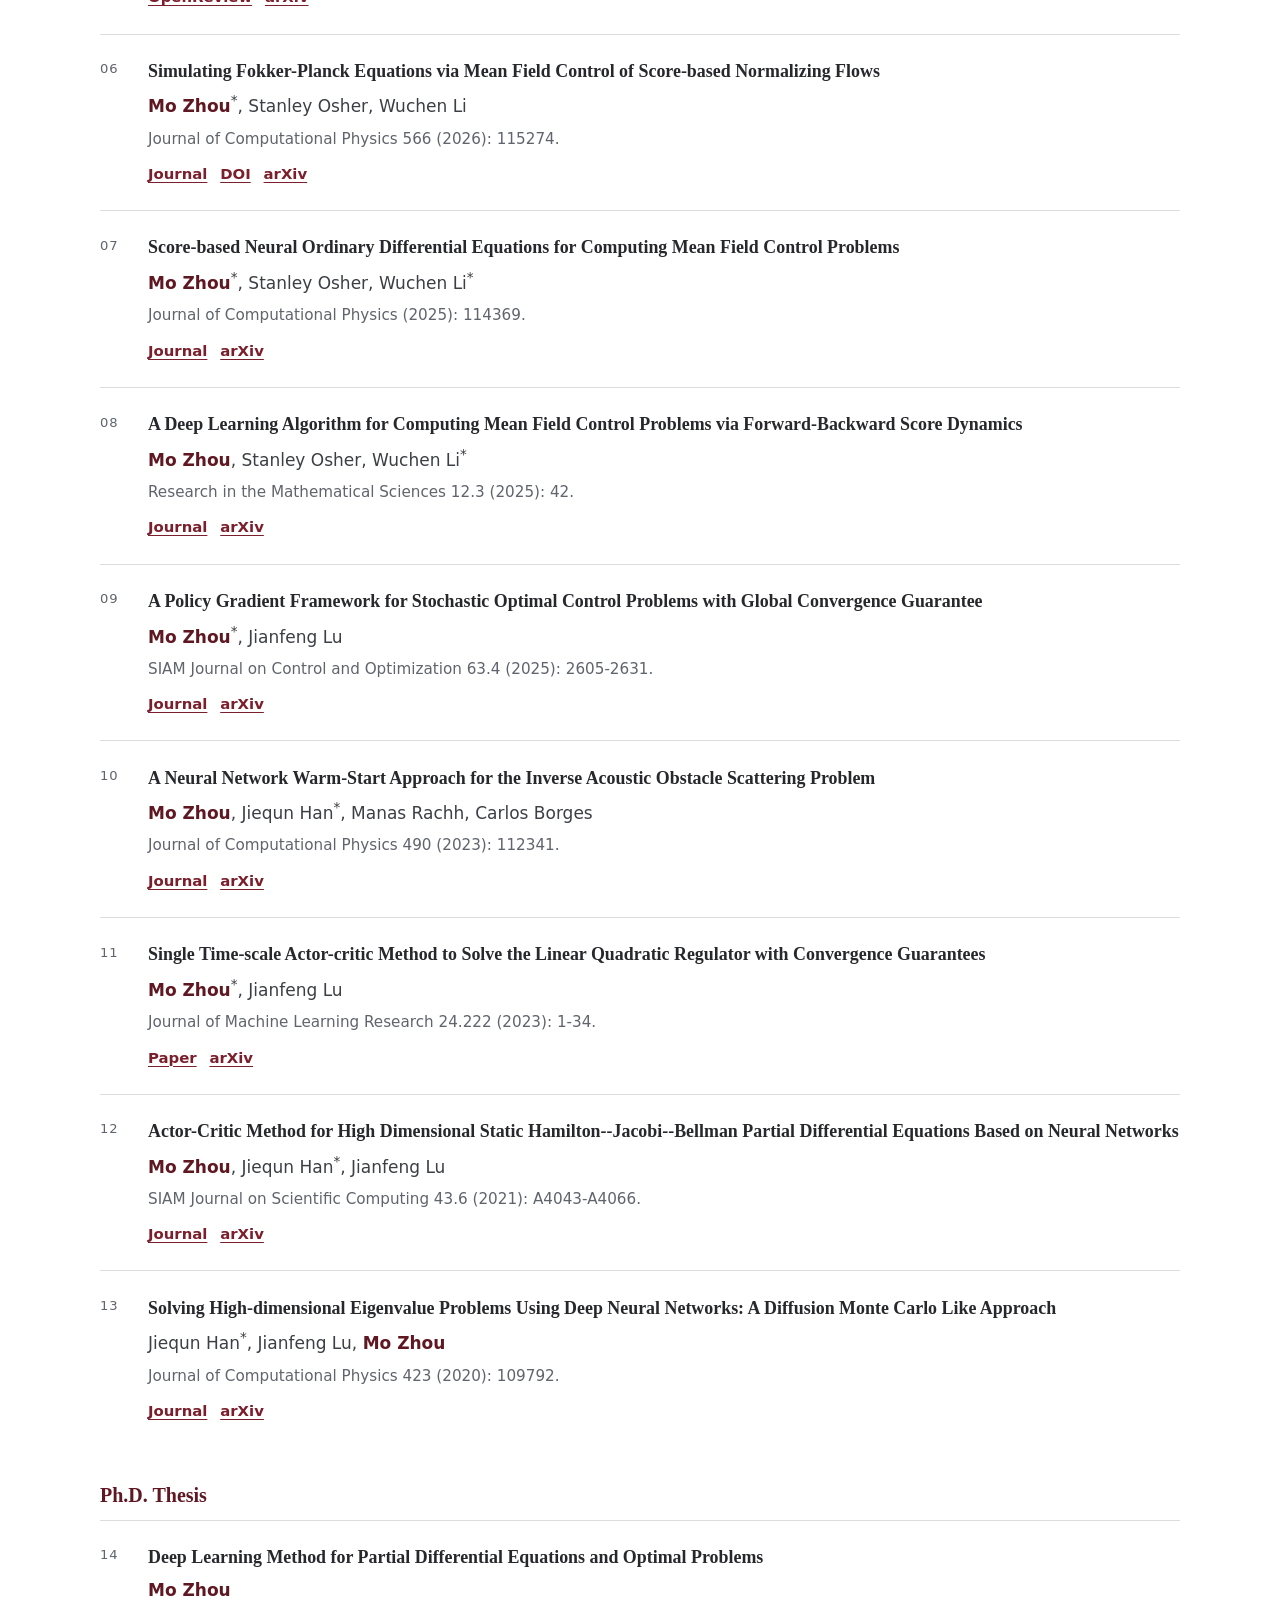
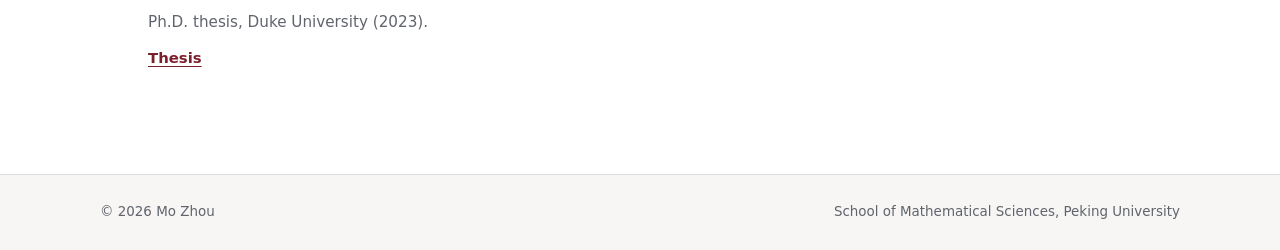
<file: en/research.html>
<!doctype html>
<html lang="en">
<head>
  <meta charset="utf-8"><meta name="viewport" content="width=device-width, initial-scale=1">
  <meta name="description" content="Research and publications of Mo Zhou in stochastic control, mean field control and games, reinforcement learning, scientific machine learning, and generative modeling.">
  <meta property="og:title" content="Research | Mo Zhou"><meta property="og:description" content="Research interests and complete publication list."><meta property="og:type" content="website"><meta property="og:url" content="https://mozhou1995.github.io/en/research.html">
  <link rel="canonical" href="https://mozhou1995.github.io/en/research.html">
  <link rel="alternate" hreflang="zh-CN" href="https://mozhou1995.github.io/research.html">
  <link rel="alternate" hreflang="en" href="https://mozhou1995.github.io/en/research.html">
  <link rel="alternate" hreflang="x-default" href="https://mozhou1995.github.io/research.html">
  <link rel="stylesheet" href="../assets/css/style.css"><title>Research | Mo Zhou</title>
</head>
<body>
  <a class="skip-link" href="#main-content">Skip to main content</a>
  <header class="site-header"><div class="header-inner">
    <a class="identity" href="index.html" aria-label="Mo Zhou home"><span class="identity-name">Mo Zhou</span><span class="identity-affiliation">School of Mathematical Sciences, Peking University</span></a>
    <nav class="site-nav" id="main-nav" aria-label="Main navigation"><ul><li><a href="index.html">Home</a></li><li><a href="research.html" aria-current="page">Research</a></li><li><a href="group.html">Group</a></li><li><a href="teaching.html">Teaching</a></li></ul></nav>
    <div class="language-switch" aria-label="Language switcher"><a href="../research.html" lang="zh-CN">中文</a> / <a href="research.html" aria-current="true">English</a></div>
  </div></header>

  <main class="page-shell" id="main-content">
    <h1 class="page-heading">Research</h1>
    <p class="lede">My research lies at the intersection of control theory, machine learning, and artificial intelligence. I develop efficient algorithms and rigorous theoretical foundations for stochastic optimal control, mean field control, and mean field games. I am also interested in reinforcement learning, normalizing flows, and generative models.</p>
    <ul class="research-topics" aria-label="Research topics"><li>Stochastic optimal control</li><li>Mean field control and games</li><li>Reinforcement learning</li><li>Normalizing flows</li><li>Generative models</li><li>Artificial intelligence</li></ul>

    <section aria-labelledby="publications-title">
      <h2 id="publications-title">Publications</h2>
      <p class="publication-note"><span aria-hidden="true">*</span> Corresponding author</p>
      <div class="publication-groups">
      <h3 class="publication-group-title">Preprints</h3>
      <ol class="publication-list">
        <!-- To add a paper, copy one complete publication list item into the appropriate group. -->
        <li class="publication"><p class="paper-title">Self-supervised In-context Operator Learning for Stochastic Mean-Field Control</p><p class="authors">Suyi Gao, <span class="self-author">Mo Zhou</span>, Rongjie Lai</p><p class="venue">arXiv preprint arXiv:2608.18282 (2026).</p><div class="paper-links"><a href="https://arxiv.org/abs/2608.18282">arXiv</a></div></li>
        <li class="publication"><p class="paper-title">Learning Mean-Field Games through Mean-Field Actor-Critic Flow</p><p class="authors"><span class="self-author">Mo Zhou</span>, Haosheng Zhou, Ruimeng Hu</p><p class="venue">arXiv preprint arXiv:2510.12180 (2025).</p><div class="paper-links"><a href="https://arxiv.org/abs/2510.12180">arXiv</a></div></li>
        <li class="publication"><p class="paper-title">Variational Conditional Normalizing Flows for Computing Second-order Mean Field Control Problems</p><p class="authors">Jiaxi Zhao, <span class="self-author">Mo Zhou</span>, Xinzhe Zuo, Wuchen Li</p><p class="venue">arXiv preprint arXiv:2503.19580 (2025).</p><div class="paper-links"><a href="https://arxiv.org/abs/2503.19580">arXiv</a></div></li>
        <li class="publication"><p class="paper-title">Solving Time-Continuous Stochastic Optimal Control Problems: Algorithm Design and Convergence Analysis of Actor-Critic Flow</p><p class="authors"><span class="self-author">Mo Zhou</span>, Jianfeng Lu</p><p class="venue">arXiv preprint arXiv:2402.17208 (2024).</p><div class="paper-links"><a href="https://arxiv.org/abs/2402.17208">arXiv</a></div></li>
      </ol>

      <h3 class="publication-group-title">Published and Accepted Papers</h3>
      <ol class="publication-list">
        <li class="publication"><p class="paper-title">Neural Hamilton-Jacobi Characteristic Flows for Optimal Transport</p><p class="authors">Yesom Park, Shu Liu, <span class="self-author">Mo Zhou</span>, Stanley Osher<span class="corresponding-mark" aria-label="Corresponding author">*</span></p><p class="venue">The Fourteenth International Conference on Learning Representations (ICLR 2026).</p><div class="paper-links"><a href="https://openreview.net/forum?id=YbQxus1KEa">OpenReview</a><a href="https://arxiv.org/abs/2510.01153">arXiv</a></div></li>
        <li class="publication"><p class="paper-title">Simulating Fokker-Planck Equations via Mean Field Control of Score-based Normalizing Flows</p><p class="authors"><span class="self-author">Mo Zhou</span><span class="corresponding-mark" aria-label="Corresponding author">*</span>, Stanley Osher, Wuchen Li</p><p class="venue">Journal of Computational Physics 566 (2026): 115274.</p><div class="paper-links"><a href="https://www.sciencedirect.com/science/article/pii/S0021999126006236">Journal</a><a href="https://doi.org/10.1016/j.jcp.2026.115274">DOI</a><a href="https://arxiv.org/abs/2506.05723">arXiv</a></div></li>
        <li class="publication"><p class="paper-title">Score-based Neural Ordinary Differential Equations for Computing Mean Field Control Problems</p><p class="authors"><span class="self-author">Mo Zhou</span><span class="corresponding-mark" aria-label="Corresponding author">*</span>, Stanley Osher, Wuchen Li<span class="corresponding-mark" aria-label="Corresponding author">*</span></p><p class="venue">Journal of Computational Physics (2025): 114369.</p><div class="paper-links"><a href="https://www.sciencedirect.com/science/article/abs/pii/S0021999125006515">Journal</a><a href="https://arxiv.org/abs/2409.16471">arXiv</a></div></li>
        <li class="publication"><p class="paper-title">A Deep Learning Algorithm for Computing Mean Field Control Problems via Forward-Backward Score Dynamics</p><p class="authors"><span class="self-author">Mo Zhou</span>, Stanley Osher, Wuchen Li<span class="corresponding-mark" aria-label="Corresponding author">*</span></p><p class="venue">Research in the Mathematical Sciences 12.3 (2025): 42.</p><div class="paper-links"><a href="https://link.springer.com/article/10.1007/s40687-025-00531-9">Journal</a><a href="https://arxiv.org/abs/2401.09547">arXiv</a></div></li>
        <li class="publication"><p class="paper-title">A Policy Gradient Framework for Stochastic Optimal Control Problems with Global Convergence Guarantee</p><p class="authors"><span class="self-author">Mo Zhou</span><span class="corresponding-mark" aria-label="Corresponding author">*</span>, Jianfeng Lu</p><p class="venue">SIAM Journal on Control and Optimization 63.4 (2025): 2605-2631.</p><div class="paper-links"><a href="https://epubs.siam.org/doi/abs/10.1137/23M1570739">Journal</a><a href="https://arxiv.org/abs/2302.05816">arXiv</a></div></li>
        <li class="publication"><p class="paper-title">A Neural Network Warm-Start Approach for the Inverse Acoustic Obstacle Scattering Problem</p><p class="authors"><span class="self-author">Mo Zhou</span>, Jiequn Han<span class="corresponding-mark" aria-label="Corresponding author">*</span>, Manas Rachh, Carlos Borges</p><p class="venue">Journal of Computational Physics 490 (2023): 112341.</p><div class="paper-links"><a href="https://www.sciencedirect.com/science/article/pii/S0021999123004369">Journal</a><a href="https://arxiv.org/abs/2212.08736">arXiv</a></div></li>
        <li class="publication"><p class="paper-title">Single Time-scale Actor-critic Method to Solve the Linear Quadratic Regulator with Convergence Guarantees</p><p class="authors"><span class="self-author">Mo Zhou</span><span class="corresponding-mark" aria-label="Corresponding author">*</span>, Jianfeng Lu</p><p class="venue">Journal of Machine Learning Research 24.222 (2023): 1-34.</p><div class="paper-links"><a href="https://www.jmlr.org/papers/volume24/22-0644/22-0644.pdf">Paper</a><a href="https://arxiv.org/abs/2202.00048">arXiv</a></div></li>
        <li class="publication"><p class="paper-title">Actor-Critic Method for High Dimensional Static Hamilton--Jacobi--Bellman Partial Differential Equations Based on Neural Networks</p><p class="authors"><span class="self-author">Mo Zhou</span>, Jiequn Han<span class="corresponding-mark" aria-label="Corresponding author">*</span>, Jianfeng Lu</p><p class="venue">SIAM Journal on Scientific Computing 43.6 (2021): A4043-A4066.</p><div class="paper-links"><a href="https://epubs.siam.org/doi/abs/10.1137/21M1402303">Journal</a><a href="https://arxiv.org/abs/2102.11379">arXiv</a></div></li>
        <li class="publication"><p class="paper-title">Solving High-dimensional Eigenvalue Problems Using Deep Neural Networks: A Diffusion Monte Carlo Like Approach</p><p class="authors">Jiequn Han<span class="corresponding-mark" aria-label="Corresponding author">*</span>, Jianfeng Lu, <span class="self-author">Mo Zhou</span></p><p class="venue">Journal of Computational Physics 423 (2020): 109792.</p><div class="paper-links"><a href="https://www.sciencedirect.com/science/article/pii/S0021999120305660">Journal</a><a href="https://arxiv.org/abs/2002.02600">arXiv</a></div></li>
      </ol>

      <h3 class="publication-group-title">Ph.D. Thesis</h3>
      <ol class="publication-list">
        <li class="publication"><p class="paper-title">Deep Learning Method for Partial Differential Equations and Optimal Problems</p><p class="authors"><span class="self-author">Mo Zhou</span></p><p class="venue">Ph.D. thesis, Duke University (2023).</p><div class="paper-links"><a href="https://www.proquest.com/openview/080b73d910dfc48e09be2a57d007a572/1?pq-origsite=gscholar&amp;cbl=18750&amp;diss=y">Thesis</a></div></li>
      </ol>
      </div>
    </section>
  </main>
  <footer class="site-footer"><div class="footer-inner"><p>© <span data-current-year>2026</span> Mo Zhou</p><p>School of Mathematical Sciences, Peking University</p></div></footer><script src="../assets/js/main.js"></script>
</body></html>
</file>
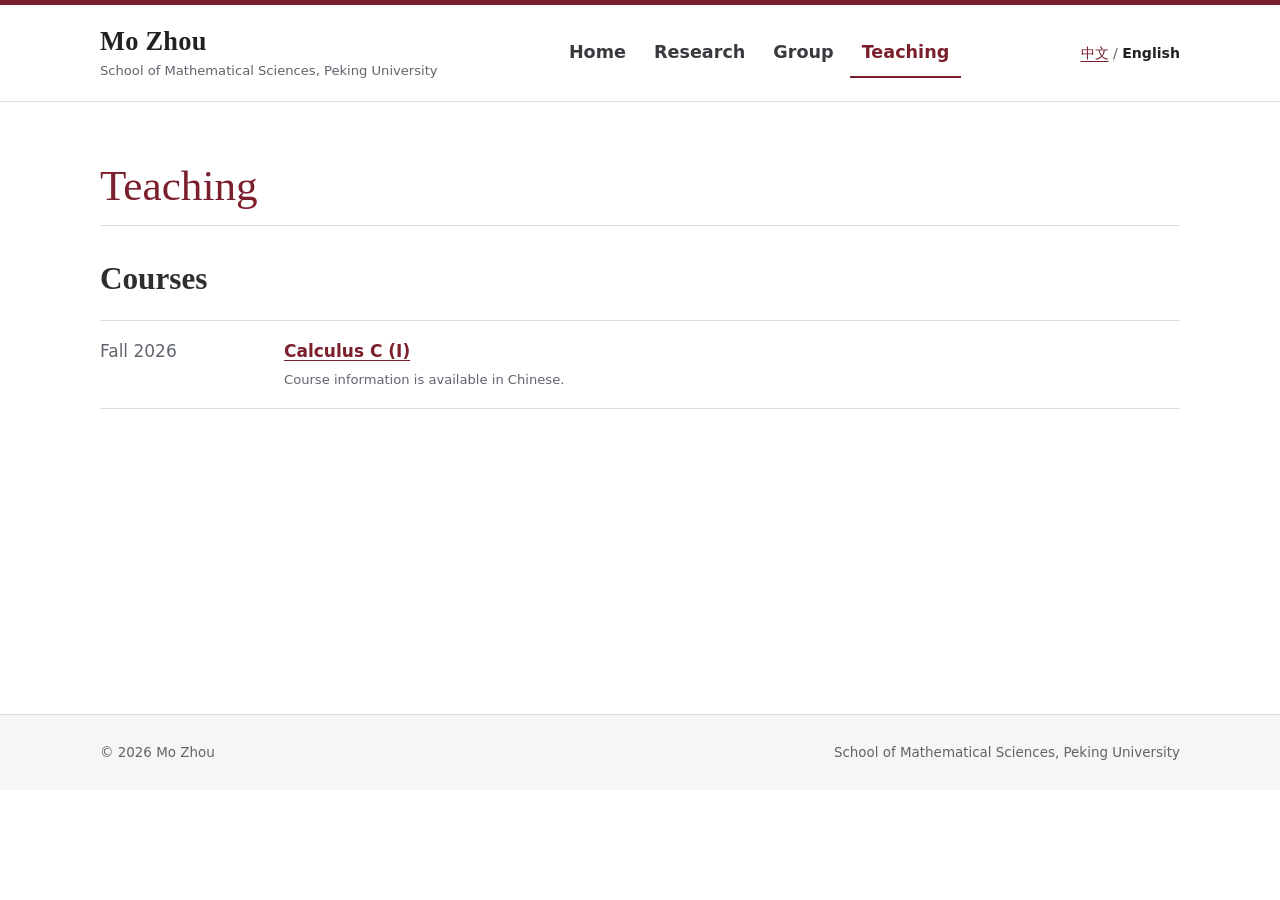
<file: en/teaching.html>
<!doctype html>
<html lang="en">
<head>
  <meta charset="utf-8"><meta name="viewport" content="width=device-width, initial-scale=1">
  <meta name="description" content="Teaching by Mo Zhou and current course information.">
  <meta property="og:title" content="Teaching | Mo Zhou"><meta property="og:description" content="Current course index."><meta property="og:type" content="website"><meta property="og:url" content="https://mozhou1995.github.io/en/teaching.html">
  <link rel="canonical" href="https://mozhou1995.github.io/en/teaching.html">
  <link rel="alternate" hreflang="zh-CN" href="https://mozhou1995.github.io/teaching.html">
  <link rel="alternate" hreflang="en" href="https://mozhou1995.github.io/en/teaching.html">
  <link rel="alternate" hreflang="x-default" href="https://mozhou1995.github.io/teaching.html">
  <link rel="stylesheet" href="../assets/css/style.css"><title>Teaching | Mo Zhou</title>
</head>
<body>
  <a class="skip-link" href="#main-content">Skip to main content</a>
  <header class="site-header"><div class="header-inner">
    <a class="identity" href="index.html" aria-label="Mo Zhou home"><span class="identity-name">Mo Zhou</span><span class="identity-affiliation">School of Mathematical Sciences, Peking University</span></a>
    <nav class="site-nav" id="main-nav" aria-label="Main navigation"><ul><li><a href="index.html">Home</a></li><li><a href="research.html">Research</a></li><li><a href="group.html">Group</a></li><li><a href="teaching.html" aria-current="page">Teaching</a></li></ul></nav>
    <div class="language-switch" aria-label="Language switcher"><a href="../teaching.html" lang="zh-CN">中文</a> / <a href="teaching.html" aria-current="true">English</a></div>
  </div></header>
  <main class="page-shell" id="main-content">
    <h1 class="page-heading">Teaching</h1>
    <section class="first-section" aria-labelledby="course-index-title">
      <h2 id="course-index-title">Courses</h2>
      <ul class="course-list">
        <!-- To add a course, copy one course-row and update its term, title, and link. -->
        <li class="course-row"><span class="course-term">Fall 2026</span><span><a href="../courses/calculus-c-fall-2026.html" lang="zh-CN">Calculus C (I)</a><small class="course-language-note">Course information is available in Chinese.</small></span></li>
      </ul>
    </section>
  </main>
  <footer class="site-footer"><div class="footer-inner"><p>© <span data-current-year>2026</span> Mo Zhou</p><p>School of Mathematical Sciences, Peking University</p></div></footer><script src="../assets/js/main.js"></script>
</body></html>
</file>
<file: assets/css/style.css>
:root {
  --accent: #7a1f2b;
  --accent-dark: #5f1721;
  --ink: #202124;
  --muted: #60646c;
  --line: #dedbd8;
  --paper: #ffffff;
  --wash: #f7f6f4;
  --notice: #fbf7f2;
  --max-width: 1080px;
}

* {
  box-sizing: border-box;
}

html {
  scroll-behavior: smooth;
}

body {
  margin: 0;
  background: var(--paper);
  color: var(--ink);
  font-family: "Noto Sans SC", "Source Han Sans SC", "Microsoft YaHei", system-ui, -apple-system, BlinkMacSystemFont, "Segoe UI", sans-serif;
  font-size: 17px;
  line-height: 1.75;
  text-rendering: optimizeLegibility;
}

a {
  color: var(--accent);
  text-decoration-thickness: 1px;
  text-underline-offset: 0.18em;
}

a:hover,
a:focus-visible {
  color: var(--accent-dark);
}

:focus-visible {
  outline: 3px solid rgba(122, 31, 43, 0.28);
  outline-offset: 3px;
}

.skip-link {
  position: absolute;
  top: -5rem;
  left: 1rem;
  z-index: 100;
  padding: 0.55rem 0.9rem;
  background: var(--accent);
  color: #fff;
}

.skip-link:focus {
  top: 0.75rem;
  color: #fff;
}

.site-header {
  border-top: 5px solid var(--accent);
  border-bottom: 1px solid var(--line);
  background: rgba(255, 255, 255, 0.98);
}

.header-inner,
.page-shell,
.footer-inner {
  width: min(calc(100% - 2.5rem), var(--max-width));
  margin-inline: auto;
}

.header-inner {
  display: grid;
  grid-template-columns: auto 1fr auto;
  align-items: center;
  gap: 2rem;
  min-height: 96px;
}

.identity {
  color: var(--ink);
  text-decoration: none;
}

.identity-name {
  display: block;
  font-family: Georgia, "Times New Roman", "Noto Serif SC", serif;
  font-size: 1.65rem;
  font-weight: 600;
  line-height: 1.2;
  letter-spacing: 0.01em;
}

.identity-affiliation {
  display: block;
  margin-top: 0.28rem;
  color: var(--muted);
  font-size: 0.82rem;
  line-height: 1.35;
}

.site-nav ul {
  display: flex;
  justify-content: center;
  gap: 0.25rem;
  margin: 0;
  padding: 0;
  list-style: none;
}

.site-nav a {
  display: block;
  padding: 0.55rem 0.75rem;
  border-bottom: 2px solid transparent;
  color: #383a3e;
  font-size: 1.1rem;
  font-weight: 600;
  text-decoration: none;
}

.site-nav a:hover,
.site-nav a:focus-visible,
.site-nav a[aria-current="page"] {
  border-color: var(--accent);
  color: var(--accent);
}

.language-switch {
  white-space: nowrap;
  color: var(--muted);
  font-size: 0.88rem;
}

.language-switch a[aria-current="true"] {
  color: var(--ink);
  font-weight: 650;
  text-decoration: none;
}

.page-shell {
  min-height: 68vh;
  padding-block: 3.6rem 5rem;
}

.page-heading {
  margin: 0 0 2rem;
  padding-bottom: 0.85rem;
  border-bottom: 1px solid var(--line);
  color: var(--accent);
  font-family: Georgia, "Times New Roman", "Noto Serif SC", serif;
  font-size: clamp(2rem, 5vw, 2.7rem);
  font-weight: 500;
  line-height: 1.2;
}

h2,
h3 {
  color: #2d2e31;
  font-family: Georgia, "Times New Roman", "Noto Serif SC", serif;
  font-weight: 550;
  line-height: 1.35;
}

h2 {
  margin: 3.2rem 0 1.25rem;
  font-size: clamp(1.55rem, 3vw, 1.95rem);
}

h3 {
  margin: 1.5rem 0 0.65rem;
  font-size: 1.2rem;
}

p {
  margin: 0 0 1.1rem;
}

.lede {
  max-width: 850px;
  color: #3d4045;
  font-size: 1.08rem;
}

.intro-grid {
  display: grid;
  grid-template-columns: minmax(220px, 0.72fr) minmax(0, 1.8fr);
  align-items: start;
  gap: clamp(2rem, 5vw, 4.5rem);
}

.profile-photo {
  display: block;
  width: 100%;
  height: auto;
  aspect-ratio: 2 / 3;
  border-radius: 3px;
  object-fit: cover;
  object-position: center;
  box-shadow: 0 9px 26px rgba(38, 31, 30, 0.12);
}

.eyebrow {
  margin: 0 0 0.35rem;
  color: var(--accent);
  font-size: 0.78rem;
  font-weight: 700;
  letter-spacing: 0.13em;
  text-transform: uppercase;
}

.intro-title {
  margin: 0 0 1.2rem;
  color: var(--ink);
  font-size: clamp(2.1rem, 5vw, 3.25rem);
}

.contact-block {
  margin: 1.4rem 0 0;
  color: #3c3f44;
  font-size: 0.93rem;
}

.contact-email,
.profile-links {
  margin-bottom: 0.3rem;
}

.profile-links {
  display: flex;
  flex-wrap: wrap;
  align-items: baseline;
  gap: 0.3rem 0.7rem;
}

.profile-links a,
.paper-links a {
  font-size: 0.93rem;
  font-weight: 650;
}

.notice {
  margin-top: 2rem;
  padding: 1.2rem 1.35rem;
  border-left: 4px solid var(--accent);
  background: var(--notice);
}

.notice h2,
.notice h3 {
  margin-top: 0;
}

.notice p:last-child {
  margin-bottom: 0;
}

.news-list {
  margin: 0;
  padding: 0;
  list-style: none;
}

.news-item {
  display: grid;
  grid-template-columns: 8.5rem 1fr;
  gap: 1.5rem;
  padding: 1rem 0;
  border-top: 1px solid var(--line);
}

.news-item:last-child {
  border-bottom: 1px solid var(--line);
}

.news-item time {
  color: var(--accent);
  font-variant-numeric: tabular-nums;
  font-weight: 650;
}

.research-topics {
  display: flex;
  flex-wrap: wrap;
  gap: 0.55rem;
  margin: 1.5rem 0 0;
  padding: 0;
  list-style: none;
}

.research-topics li {
  padding: 0.32rem 0.72rem;
  border: 1px solid #dfd2d2;
  border-radius: 999px;
  background: #fffafa;
  color: #5e282f;
  font-size: 0.9rem;
}

.publication-list {
  margin: 0;
  padding: 0;
  list-style: none;
}

.publication-groups {
  counter-reset: publications;
}

.publication-group-title {
  margin: 2.2rem 0 0.65rem;
  color: var(--accent-dark);
  font-size: 1.25rem;
}

.publication-note {
  margin: -0.6rem 0 0.8rem;
  color: var(--muted);
  font-size: 0.9rem;
}

.corresponding-mark {
  color: inherit;
  font-size: 0.8em;
  vertical-align: super;
}

.publication {
  counter-increment: publications;
  position: relative;
  padding: 1.45rem 0 1.45rem 3rem;
  border-top: 1px solid var(--line);
  overflow-wrap: anywhere;
}

.publication::before {
  content: counter(publications, decimal-leading-zero);
  position: absolute;
  top: 1.48rem;
  left: 0;
  color: var(--muted);
  font-size: 0.82rem;
  font-variant-numeric: tabular-nums;
  letter-spacing: 0.06em;
}

.paper-title {
  margin: 0 0 0.3rem;
  color: #27282b;
  font-family: Georgia, "Times New Roman", serif;
  font-size: 1.12rem;
  font-weight: 600;
  line-height: 1.5;
}

.authors,
.venue {
  margin: 0 0 0.24rem;
}

.authors {
  color: #3c3f44;
}

.self-author {
  color: var(--accent-dark);
  font-weight: 650;
}

.venue {
  color: var(--muted);
  font-size: 0.95rem;
}

.paper-links {
  display: flex;
  flex-wrap: wrap;
  gap: 0.8rem;
  margin-top: 0.55rem;
}

.cards {
  display: grid;
  grid-template-columns: repeat(auto-fit, minmax(260px, 1fr));
  gap: 1.25rem;
}

.card {
  padding: 1.35rem;
  border: 1px solid var(--line);
  border-radius: 4px;
  background: var(--paper);
}

.student-card {
  display: grid;
  grid-template-columns: 160px 1fr;
  align-items: center;
  gap: 1.5rem;
  max-width: 560px;
}

.student-photo {
  display: block;
  width: 160px;
  height: 200px;
  aspect-ratio: 4 / 5;
  border-radius: 3px;
  object-fit: cover;
  object-position: 50% 42%;
}

.student-info h3 {
  margin-bottom: 0;
}

.card h2,
.card h3 {
  margin-top: 0;
}

.placeholder {
  color: #735f55;
  font-style: italic;
}

.detail-list {
  margin: 0;
}

.detail-list div {
  display: grid;
  grid-template-columns: 9.5rem 1fr;
  gap: 1rem;
  padding: 0.65rem 0;
  border-top: 1px solid var(--line);
}

.detail-list div:last-child {
  border-bottom: 1px solid var(--line);
}

.detail-list dt {
  font-weight: 650;
}

.detail-list dd {
  margin: 0;
}

.page-heading + .first-section h2 {
  margin-top: 0;
}

.course-list {
  margin: 0;
  padding: 0;
  border-bottom: 1px solid var(--line);
  list-style: none;
}

.course-row {
  display: grid;
  grid-template-columns: 10rem 1fr;
  gap: 1.5rem;
  padding: 1rem 0;
  border-top: 1px solid var(--line);
}

.course-term {
  color: var(--muted);
  font-variant-numeric: tabular-nums;
}

.course-row a {
  font-weight: 650;
}

.course-language-note {
  display: block;
  margin-top: 0.15rem;
  color: var(--muted);
  font-size: 0.82rem;
}

.back-link {
  margin-bottom: 1.6rem;
}

.course-semester {
  margin-bottom: 0.35rem;
  color: var(--accent);
  font-size: 0.9rem;
  font-weight: 700;
  letter-spacing: 0.06em;
}

.course-overview {
  display: grid;
  grid-template-columns: repeat(4, minmax(0, 1fr));
  gap: 0 1.5rem;
  margin: -0.5rem 0 2rem;
  border-bottom: 1px solid var(--line);
}

.course-overview div {
  padding: 0.8rem 0;
  border-top: 1px solid var(--line);
}

.course-overview dt {
  color: var(--muted);
  font-size: 0.88rem;
  font-weight: 650;
}

.course-overview dd {
  margin: 0.15rem 0 0;
}

.course-toc {
  padding: 1rem 1.15rem;
  border-left: 3px solid var(--accent);
  background: var(--wash);
}

.course-toc p {
  margin: 0 0 0.35rem;
  font-weight: 650;
}

.course-toc ul {
  display: flex;
  flex-wrap: wrap;
  gap: 0.25rem 1.15rem;
  margin: 0;
  padding: 0;
  list-style: none;
}

.course-section {
  max-width: 920px;
  scroll-margin-top: 1.5rem;
}

.course-section h2 {
  margin-bottom: 0.9rem;
  padding-bottom: 0.35rem;
  border-bottom: 1px solid var(--line);
}

.course-alert {
  padding: 0.8rem 1rem;
  border-left: 3px solid var(--accent);
  background: var(--notice);
}

.course-detail-list,
.exam-details {
  margin: 0;
}

.course-detail-list div,
.exam-details div {
  display: grid;
  grid-template-columns: 9rem 1fr;
  gap: 1rem;
  padding: 0.55rem 0;
  border-top: 1px solid var(--line);
}

.course-detail-list dt,
.exam-details dt {
  font-weight: 650;
}

.course-detail-list dd,
.exam-details dd {
  margin: 0;
}

.course-table-wrap {
  max-width: 760px;
  overflow-x: auto;
  border: 1px solid var(--line);
  border-radius: 4px;
}

.course-table {
  width: 100%;
  min-width: 480px;
  border-collapse: collapse;
  text-align: left;
}

.course-table th,
.course-table td {
  padding: 0.7rem 0.9rem;
  border-bottom: 1px solid var(--line);
  vertical-align: top;
}

.course-table th {
  background: var(--wash);
  font-weight: 650;
}

.course-table tbody tr:last-child td {
  border-bottom: 0;
}

.email-link {
  overflow-wrap: anywhere;
}

.grading-formula {
  color: var(--accent-dark);
  font-family: Georgia, "Times New Roman", "Noto Serif SC", serif;
  font-size: clamp(1.2rem, 3vw, 1.55rem);
  font-weight: 600;
}

.assessment-summary {
  display: grid;
  grid-template-columns: repeat(3, minmax(0, 1fr));
  max-width: 720px;
  border: 1px solid var(--line);
  border-radius: 4px;
}

.assessment-summary div {
  display: flex;
  justify-content: space-between;
  gap: 0.8rem;
  padding: 0.8rem 1rem;
}

.assessment-summary div + div {
  border-left: 1px solid var(--line);
}

.assessment-summary strong {
  color: var(--accent);
  font-variant-numeric: tabular-nums;
}

.exam-grid {
  display: grid;
  grid-template-columns: repeat(2, minmax(0, 1fr));
  gap: 1.25rem;
}

.exam-panel {
  padding: 1rem 1.15rem;
  border: 1px solid var(--line);
  border-top: 3px solid var(--accent);
  border-radius: 4px;
}

.exam-panel h3 {
  margin-top: 0;
}

.exam-panel .course-alert {
  margin: 0.8rem 0 0;
  font-size: 0.92rem;
}

.homework-table {
  min-width: 540px;
}

.homework-policy {
  max-width: 760px;
  margin-top: 1rem;
}

.site-footer {
  border-top: 1px solid var(--line);
  background: var(--wash);
}

.footer-inner {
  display: flex;
  justify-content: space-between;
  gap: 1.5rem;
  padding-block: 1.6rem;
  color: var(--muted);
  font-size: 0.84rem;
}

.footer-inner p {
  margin: 0;
}

@media (max-width: 820px) {
  .header-inner {
    grid-template-columns: 1fr auto;
    gap: 1rem;
    min-height: 84px;
    padding-block: 0.8rem;
  }

  .site-nav {
    grid-column: 1 / -1;
    grid-row: 2;
  }

  .site-nav ul {
    justify-content: flex-start;
    flex-wrap: nowrap;
    gap: 0;
    padding-bottom: 0.5rem;
  }

  .site-nav a {
    padding-inline: 0.65rem;
  }

  .site-nav li:first-child a {
    padding-left: 0;
  }

  .language-switch {
    grid-column: 2;
    grid-row: 1;
    text-align: right;
  }

  .intro-grid {
    grid-template-columns: minmax(180px, 250px) 1fr;
    gap: 2rem;
  }
}

@media (max-width: 640px) {
  body {
    font-size: 16px;
  }

  .header-inner,
  .page-shell,
  .footer-inner {
    width: min(calc(100% - 2rem), var(--max-width));
  }

  .identity-affiliation {
    max-width: 220px;
  }

  .header-inner {
    column-gap: 0.65rem;
  }

  .site-nav a {
    padding-inline: 0.48rem;
    font-size: 0.9rem;
  }

  .page-shell {
    padding-block: 2.4rem 3.5rem;
  }

  .intro-grid {
    grid-template-columns: 1fr;
  }

  .profile-photo {
    width: min(100%, 310px);
    margin-inline: auto;
  }

  .intro-title {
    font-size: 2.35rem;
  }

  .news-item,
  .detail-list div,
  .student-card,
  .course-row,
  .course-overview,
  .course-detail-list div,
  .exam-grid,
  .exam-details div {
    grid-template-columns: 1fr;
    gap: 0.25rem;
  }

  .assessment-summary {
    grid-template-columns: 1fr;
  }

  .assessment-summary div + div {
    border-top: 1px solid var(--line);
    border-left: 0;
  }

  .publication {
    padding-left: 2.4rem;
  }

  .footer-inner {
    display: block;
  }

  .footer-inner p + p {
    margin-top: 0.35rem;
  }
}

@media (prefers-reduced-motion: reduce) {
  html {
    scroll-behavior: auto;
  }
}
</file>
